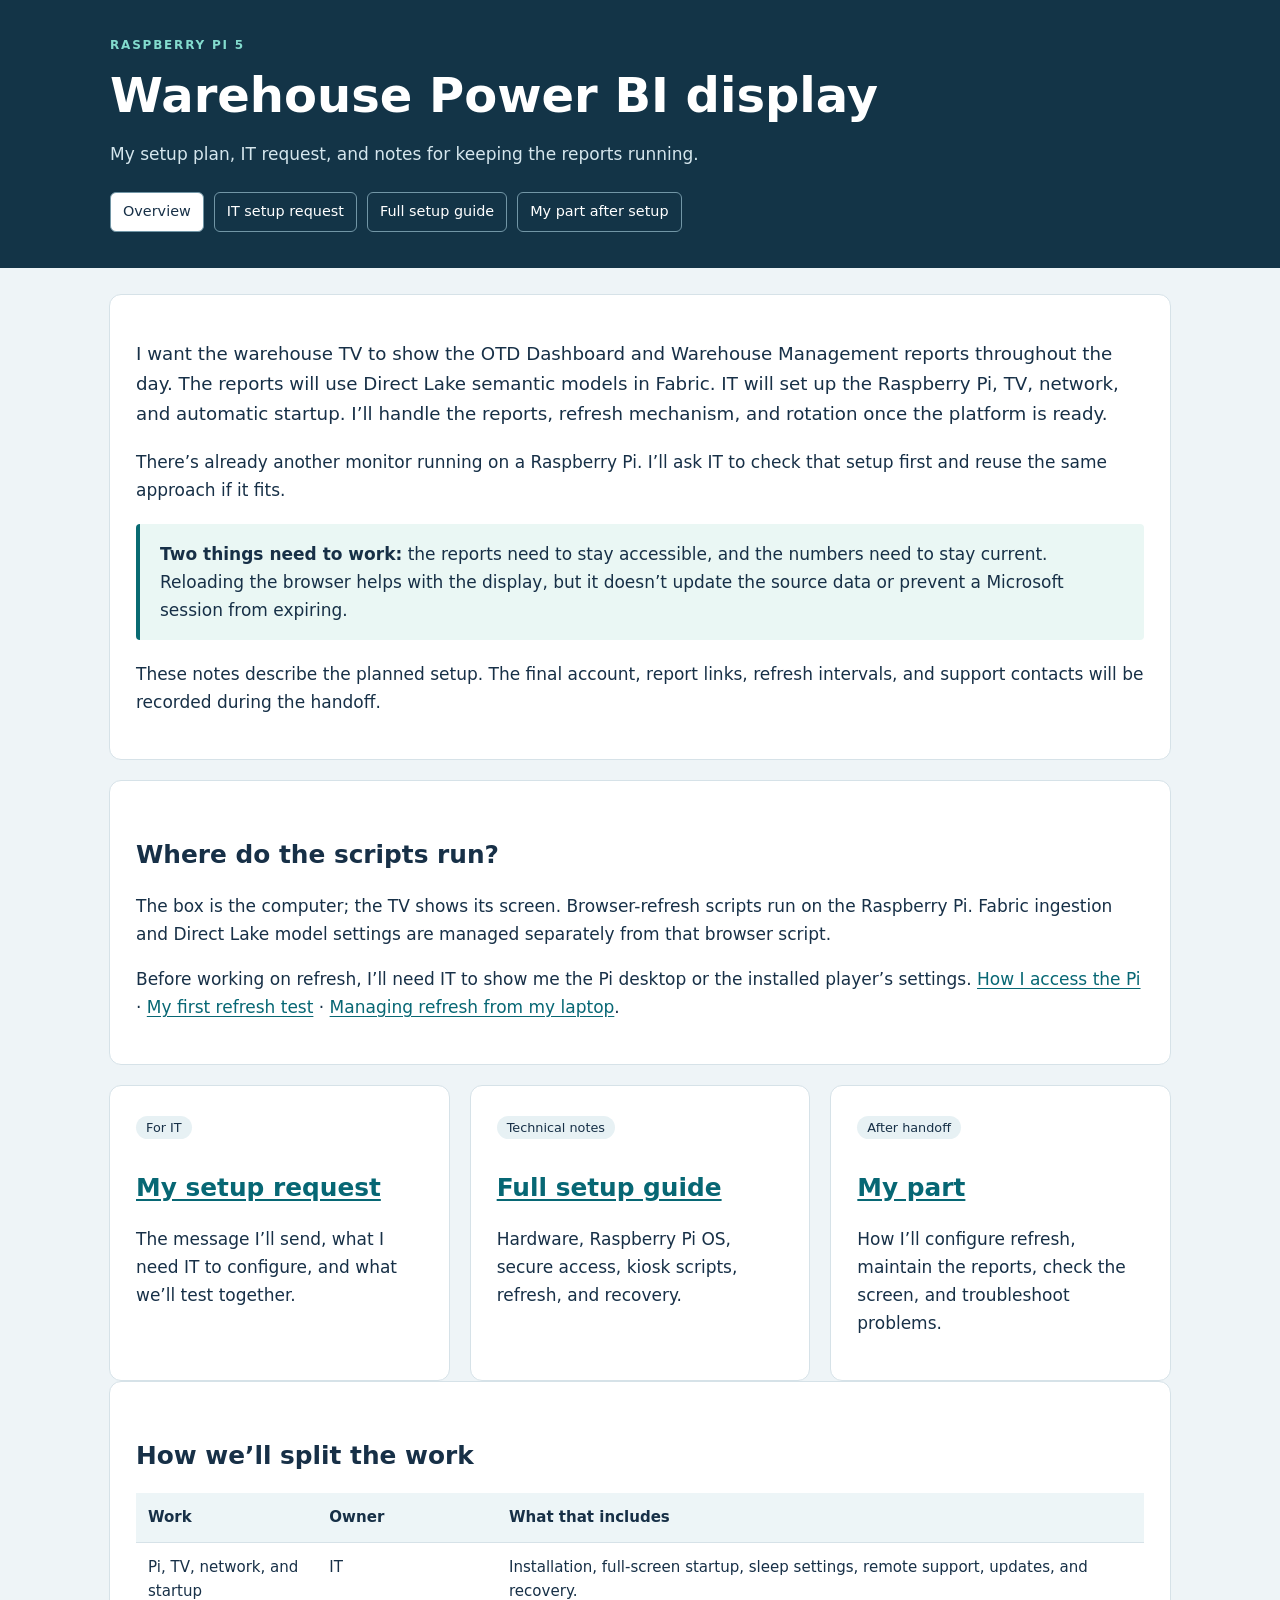
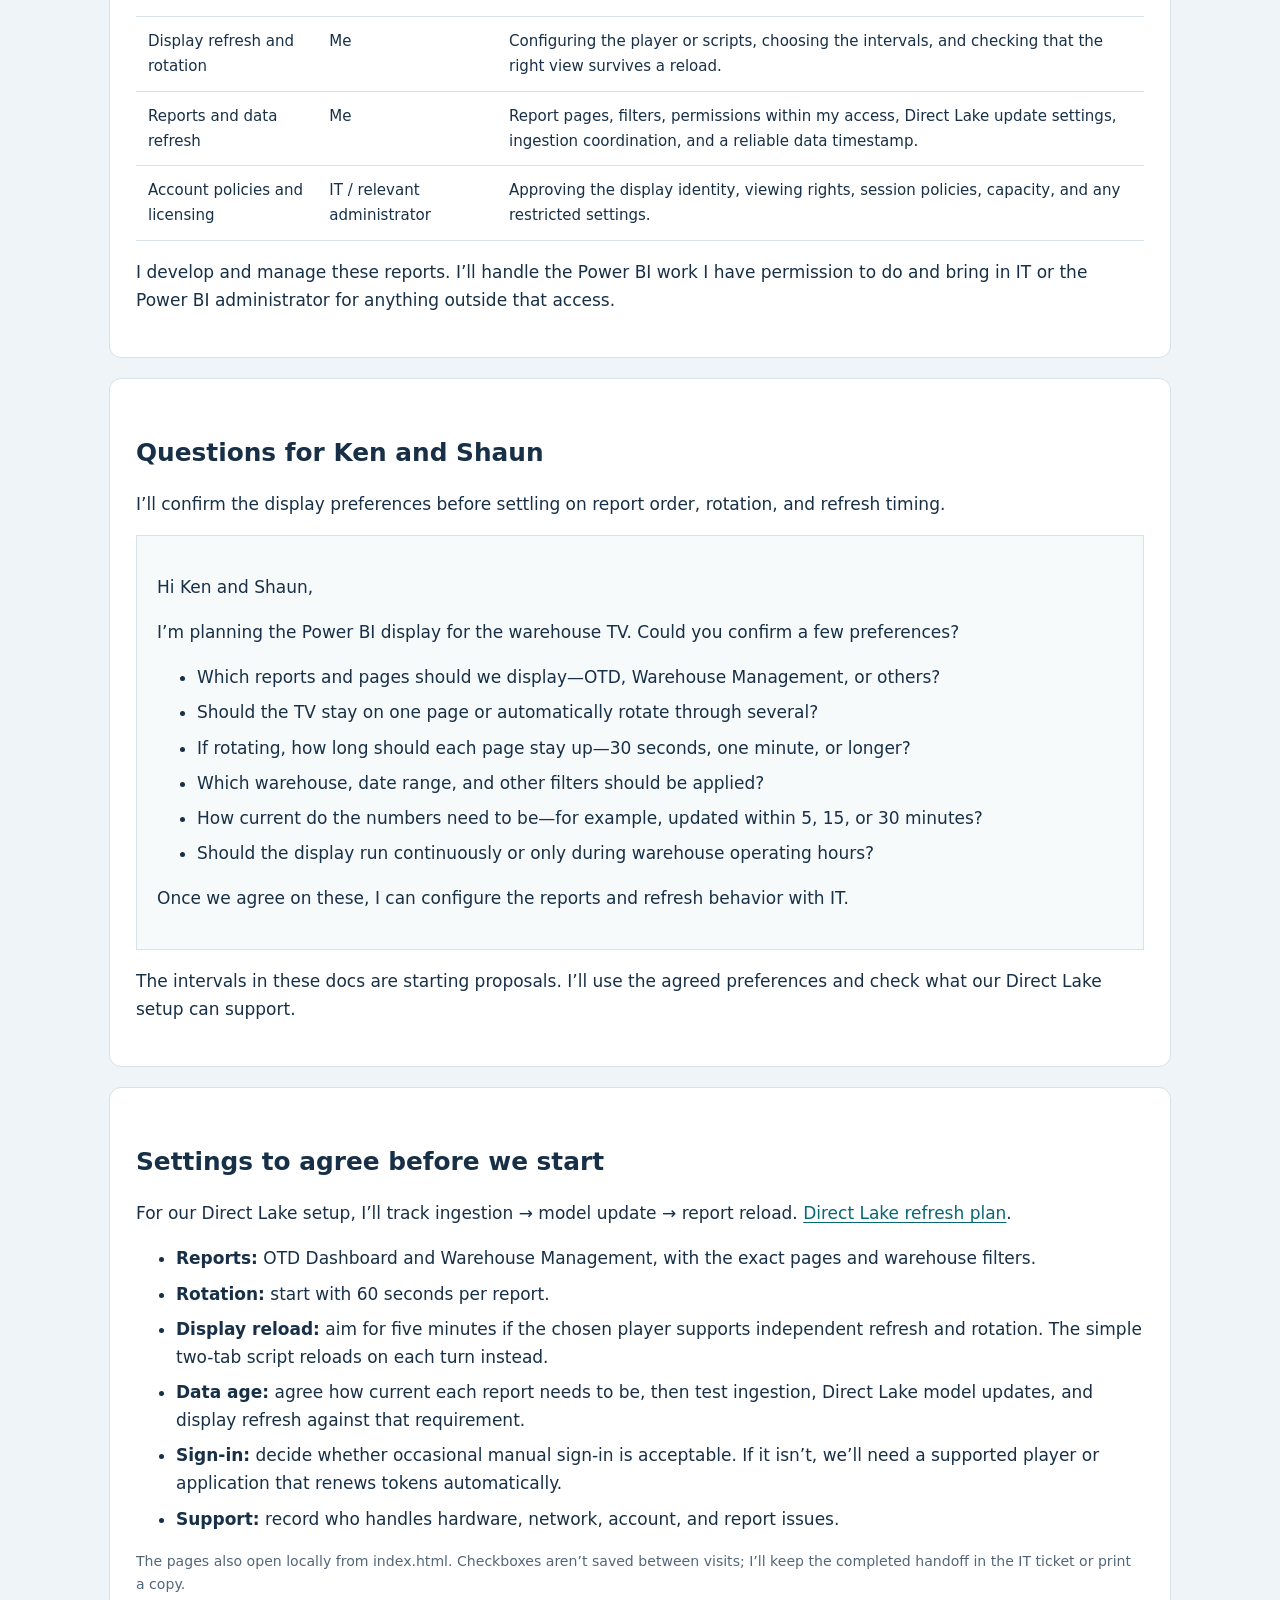
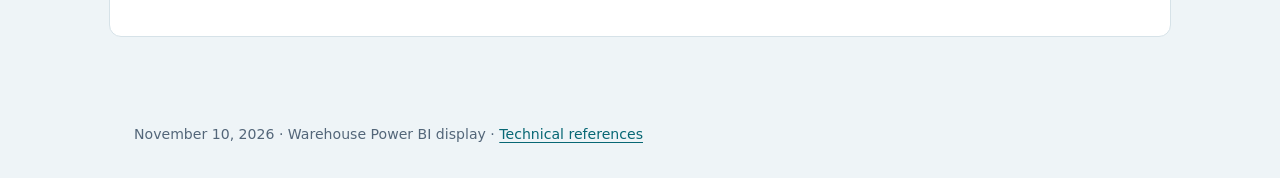
<file: index.html>
<!doctype html>
<html lang="en">
<head><meta charset="utf-8"><meta name="viewport" content="width=device-width,initial-scale=1"><title>Warehouse Power BI display — Warehouse Power BI Display</title><link rel="stylesheet" href="docs.css"></head>
<body>
<header><div class="eyebrow">Raspberry Pi 5</div><h1>Warehouse Power BI display</h1><p>My setup plan, IT request, and notes for keeping the reports running.</p><nav aria-label="Documentation"><a href="index.html" aria-current="page">Overview</a><a href="it-handoff.html">IT setup request</a><a href="full-setup.html">Full setup guide</a><a href="my-part.html">My part after setup</a></nav></header>
<main>
<article><p class="lead">I want the warehouse TV to show the OTD Dashboard and Warehouse Management reports throughout the day. The reports will use Direct Lake semantic models in Fabric. IT will set up the Raspberry Pi, TV, network, and automatic startup. I’ll handle the reports, refresh mechanism, and rotation once the platform is ready.</p><p>There’s already another monitor running on a Raspberry Pi. I’ll ask IT to check that setup first and reuse the same approach if it fits.</p><div class="note"><strong>Two things need to work:</strong> the reports need to stay accessible, and the numbers need to stay current. Reloading the browser helps with the display, but it doesn’t update the source data or prevent a Microsoft session from expiring.</div><p>These notes describe the planned setup. The final account, report links, refresh intervals, and support contacts will be recorded during the handoff.</p></article>
<article><h2>Where do the scripts run?</h2><p>The box is the computer; the TV shows its screen. Browser-refresh scripts run on the Raspberry Pi. Fabric ingestion and Direct Lake model settings are managed separately from that browser script.</p><p>Before working on refresh, I’ll need IT to show me the Pi desktop or the installed player’s settings. <a href="my-part.html#access-the-pi">How I access the Pi</a> · <a href="my-part.html#run-refresh">My first refresh test</a> · <a href="my-part.html#remote-refresh">Managing refresh from my laptop</a>.</p></article>
<div class="grid"><section class="card"><span class="tag">For IT</span><h2><a href="it-handoff.html">My setup request</a></h2><p>The message I’ll send, what I need IT to configure, and what we’ll test together.</p></section><section class="card"><span class="tag">Technical notes</span><h2><a href="full-setup.html">Full setup guide</a></h2><p>Hardware, Raspberry Pi OS, secure access, kiosk scripts, refresh, and recovery.</p></section><section class="card"><span class="tag">After handoff</span><h2><a href="my-part.html">My part</a></h2><p>How I’ll configure refresh, maintain the reports, check the screen, and troubleshoot problems.</p></section></div>
<article><h2>How we’ll split the work</h2><div class="table-wrap"><table><thead><tr><th>Work</th><th>Owner</th><th>What that includes</th></tr></thead><tbody><tr><td>Pi, TV, network, and startup</td><td>IT</td><td>Installation, full-screen startup, sleep settings, remote support, updates, and recovery.</td></tr><tr><td>Display refresh and rotation</td><td>Me</td><td>Configuring the player or scripts, choosing the intervals, and checking that the right view survives a reload.</td></tr><tr><td>Reports and data refresh</td><td>Me</td><td>Report pages, filters, permissions within my access, Direct Lake update settings, ingestion coordination, and a reliable data timestamp.</td></tr><tr><td>Account policies and licensing</td><td>IT / relevant administrator</td><td>Approving the display identity, viewing rights, session policies, capacity, and any restricted settings.</td></tr></tbody></table></div><p>I develop and manage these reports. I’ll handle the Power BI work I have permission to do and bring in IT or the Power BI administrator for anything outside that access.</p></article>
<article id="ken-and-shaun"><h2>Questions for Ken and Shaun</h2><p>I’ll confirm the display preferences before settling on report order, rotation, and refresh timing.</p><blockquote><p>Hi Ken and Shaun,</p><p>I’m planning the Power BI display for the warehouse TV. Could you confirm a few preferences?</p><ul><li>Which reports and pages should we display—OTD, Warehouse Management, or others?</li><li>Should the TV stay on one page or automatically rotate through several?</li><li>If rotating, how long should each page stay up—30 seconds, one minute, or longer?</li><li>Which warehouse, date range, and other filters should be applied?</li><li>How current do the numbers need to be—for example, updated within 5, 15, or 30 minutes?</li><li>Should the display run continuously or only during warehouse operating hours?</li></ul><p>Once we agree on these, I can configure the reports and refresh behavior with IT.</p></blockquote><p>The intervals in these docs are starting proposals. I’ll use the agreed preferences and check what our Direct Lake setup can support.</p></article>
<article><h2>Settings to agree before we start</h2><p>For our Direct Lake setup, I’ll track ingestion → model update → report reload. <a href="full-setup.html#data">Direct Lake refresh plan</a>.</p><ul><li><strong>Reports:</strong> OTD Dashboard and Warehouse Management, with the exact pages and warehouse filters.</li><li><strong>Rotation:</strong> start with 60 seconds per report.</li><li><strong>Display reload:</strong> aim for five minutes if the chosen player supports independent refresh and rotation. The simple two-tab script reloads on each turn instead.</li><li><strong>Data age:</strong> agree how current each report needs to be, then test ingestion, Direct Lake model updates, and display refresh against that requirement.</li><li><strong>Sign-in:</strong> decide whether occasional manual sign-in is acceptable. If it isn’t, we’ll need a supported player or application that renews tokens automatically.</li><li><strong>Support:</strong> record who handles hardware, network, account, and report issues.</li></ul><p class="small">The pages also open locally from index.html. Checkboxes aren’t saved between visits; I’ll keep the completed handoff in the IT ticket or print a copy.</p></article></main>
<footer>November 10, 2026 · Warehouse Power BI display · <a href="full-setup.html#sources">Technical references</a></footer>
</body></html>
</file>
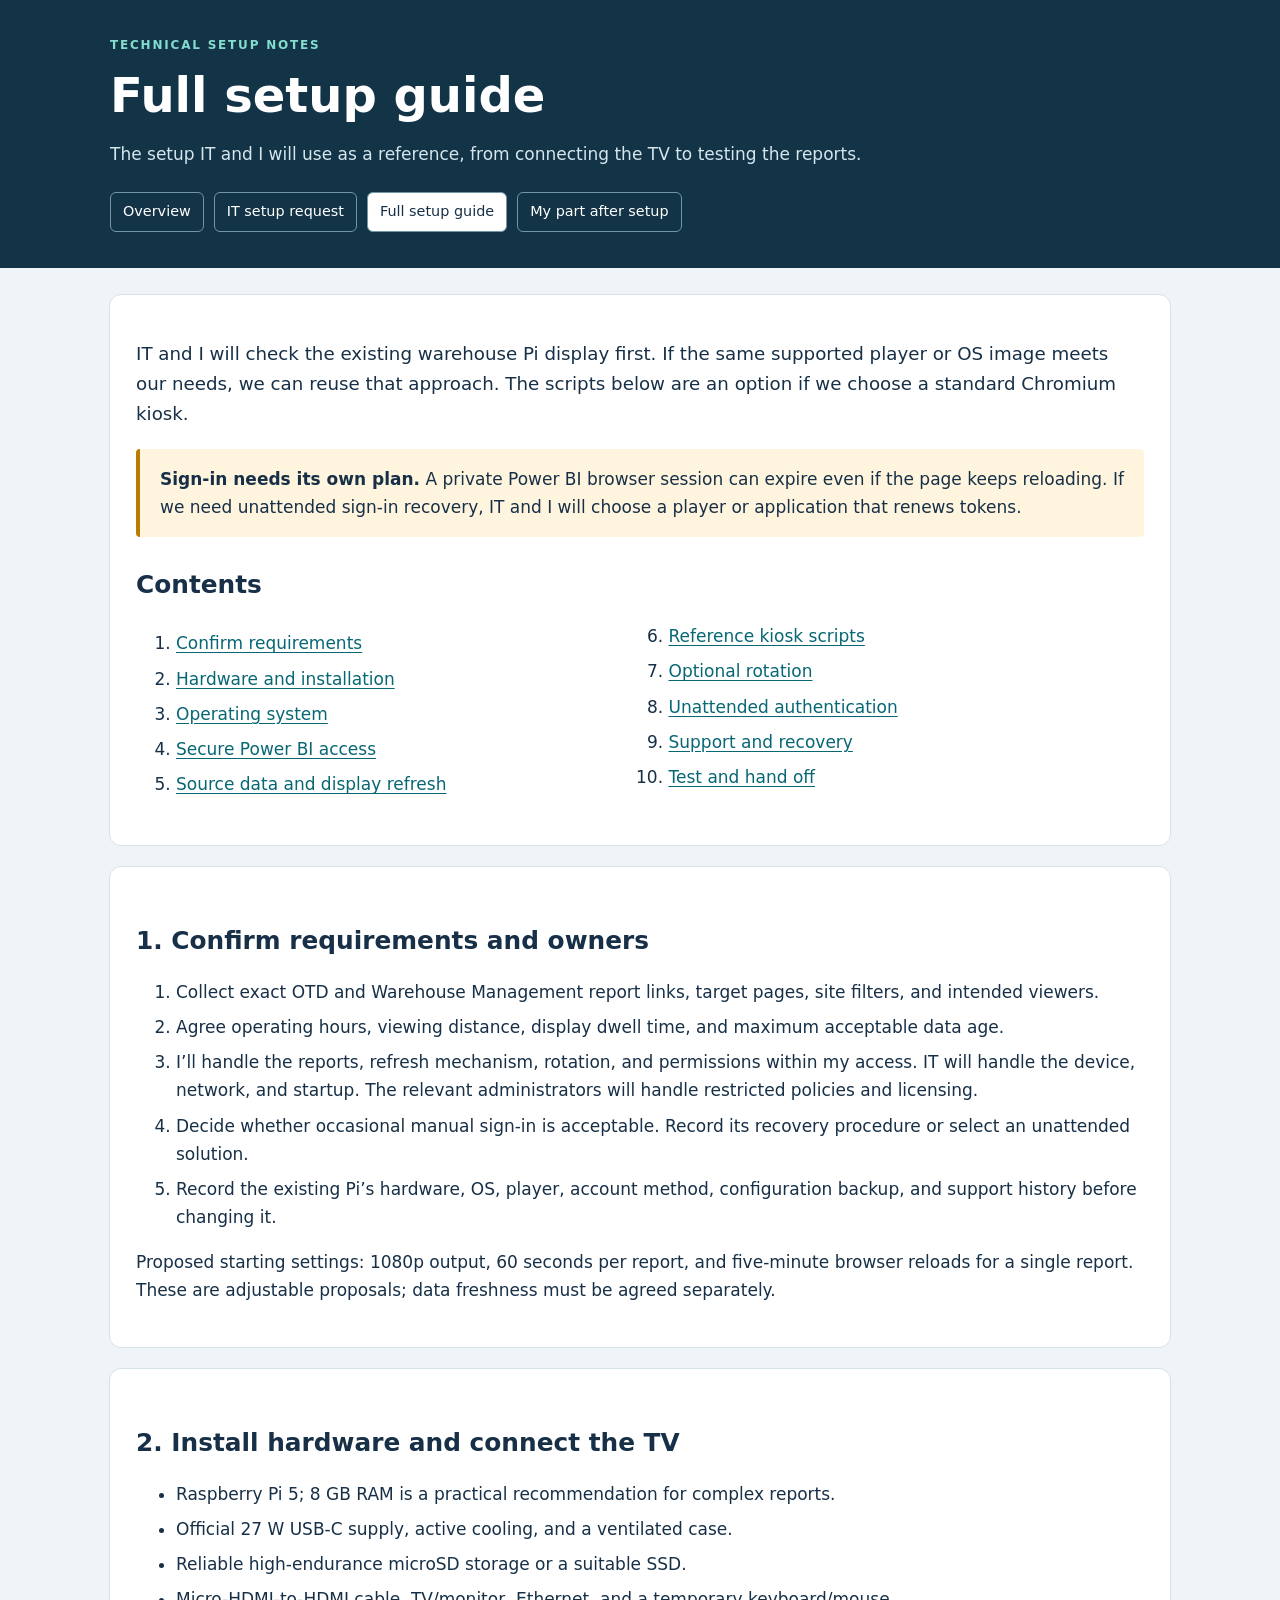
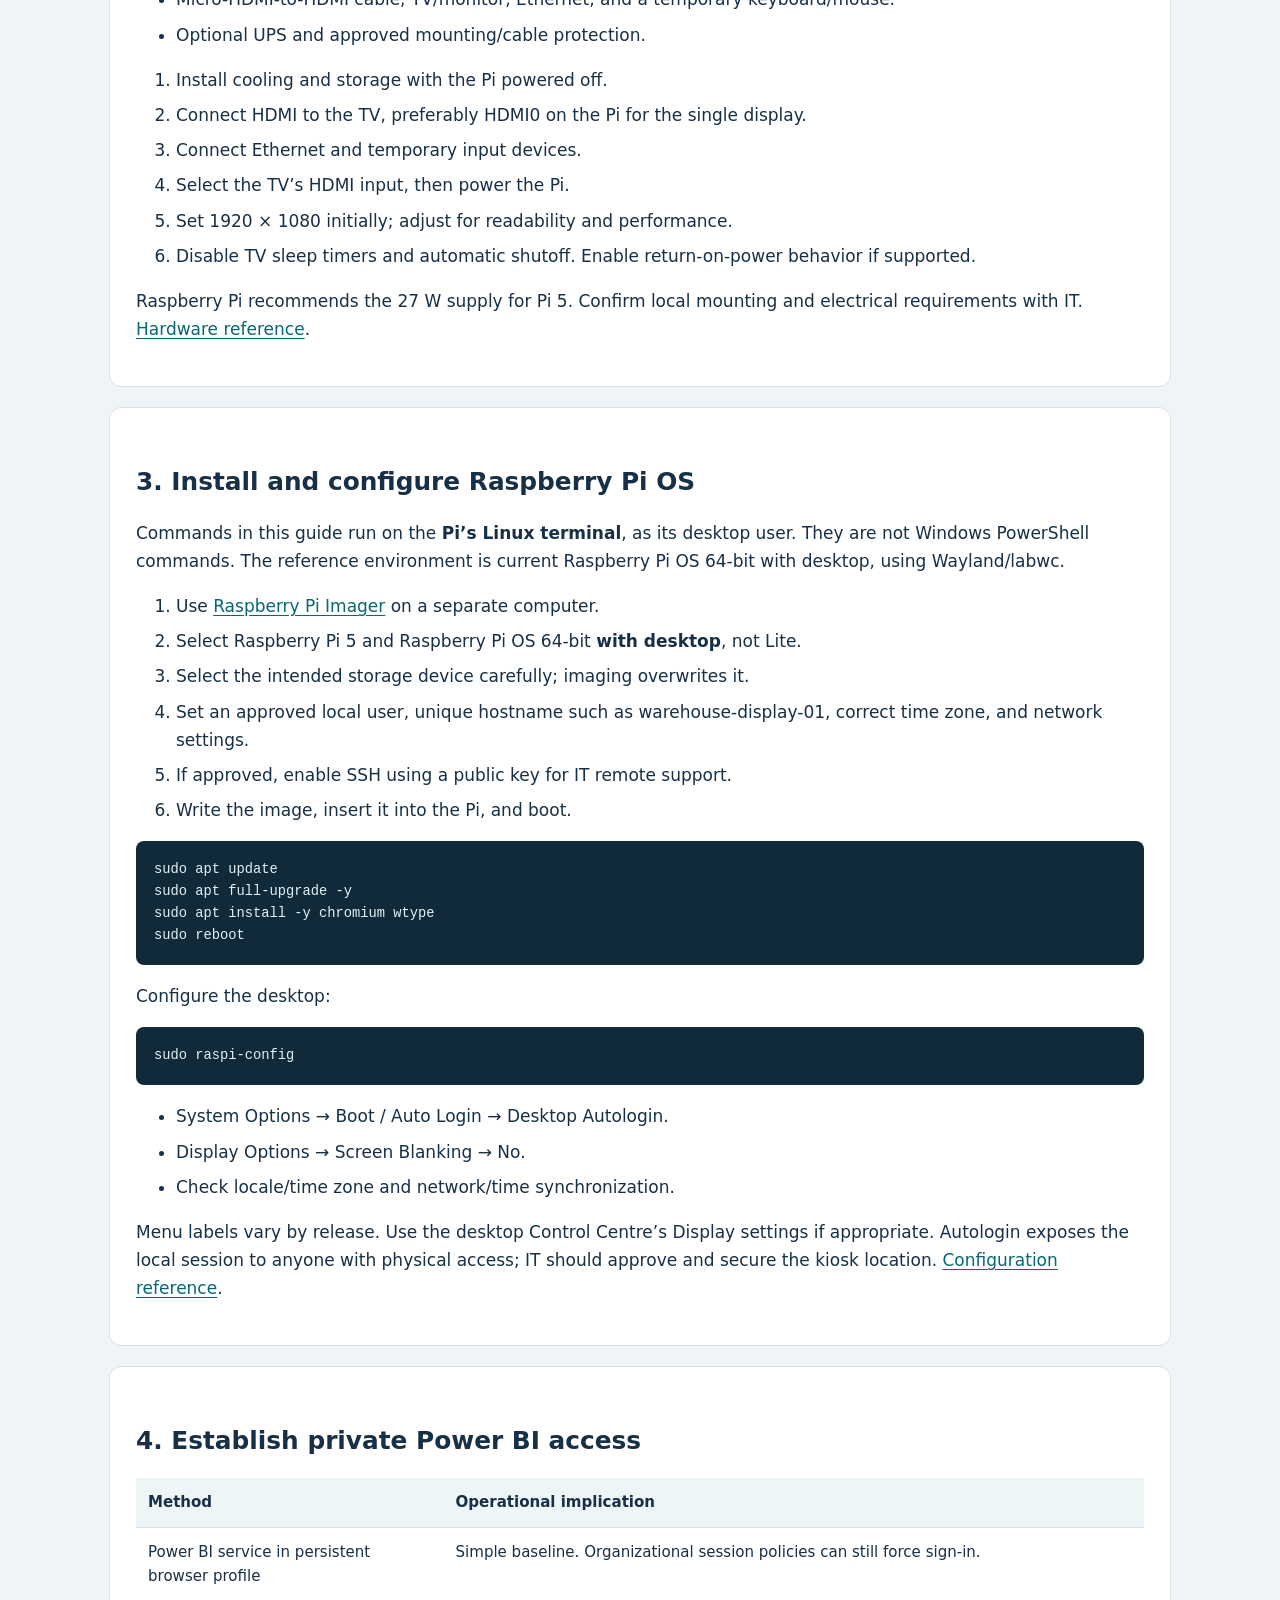
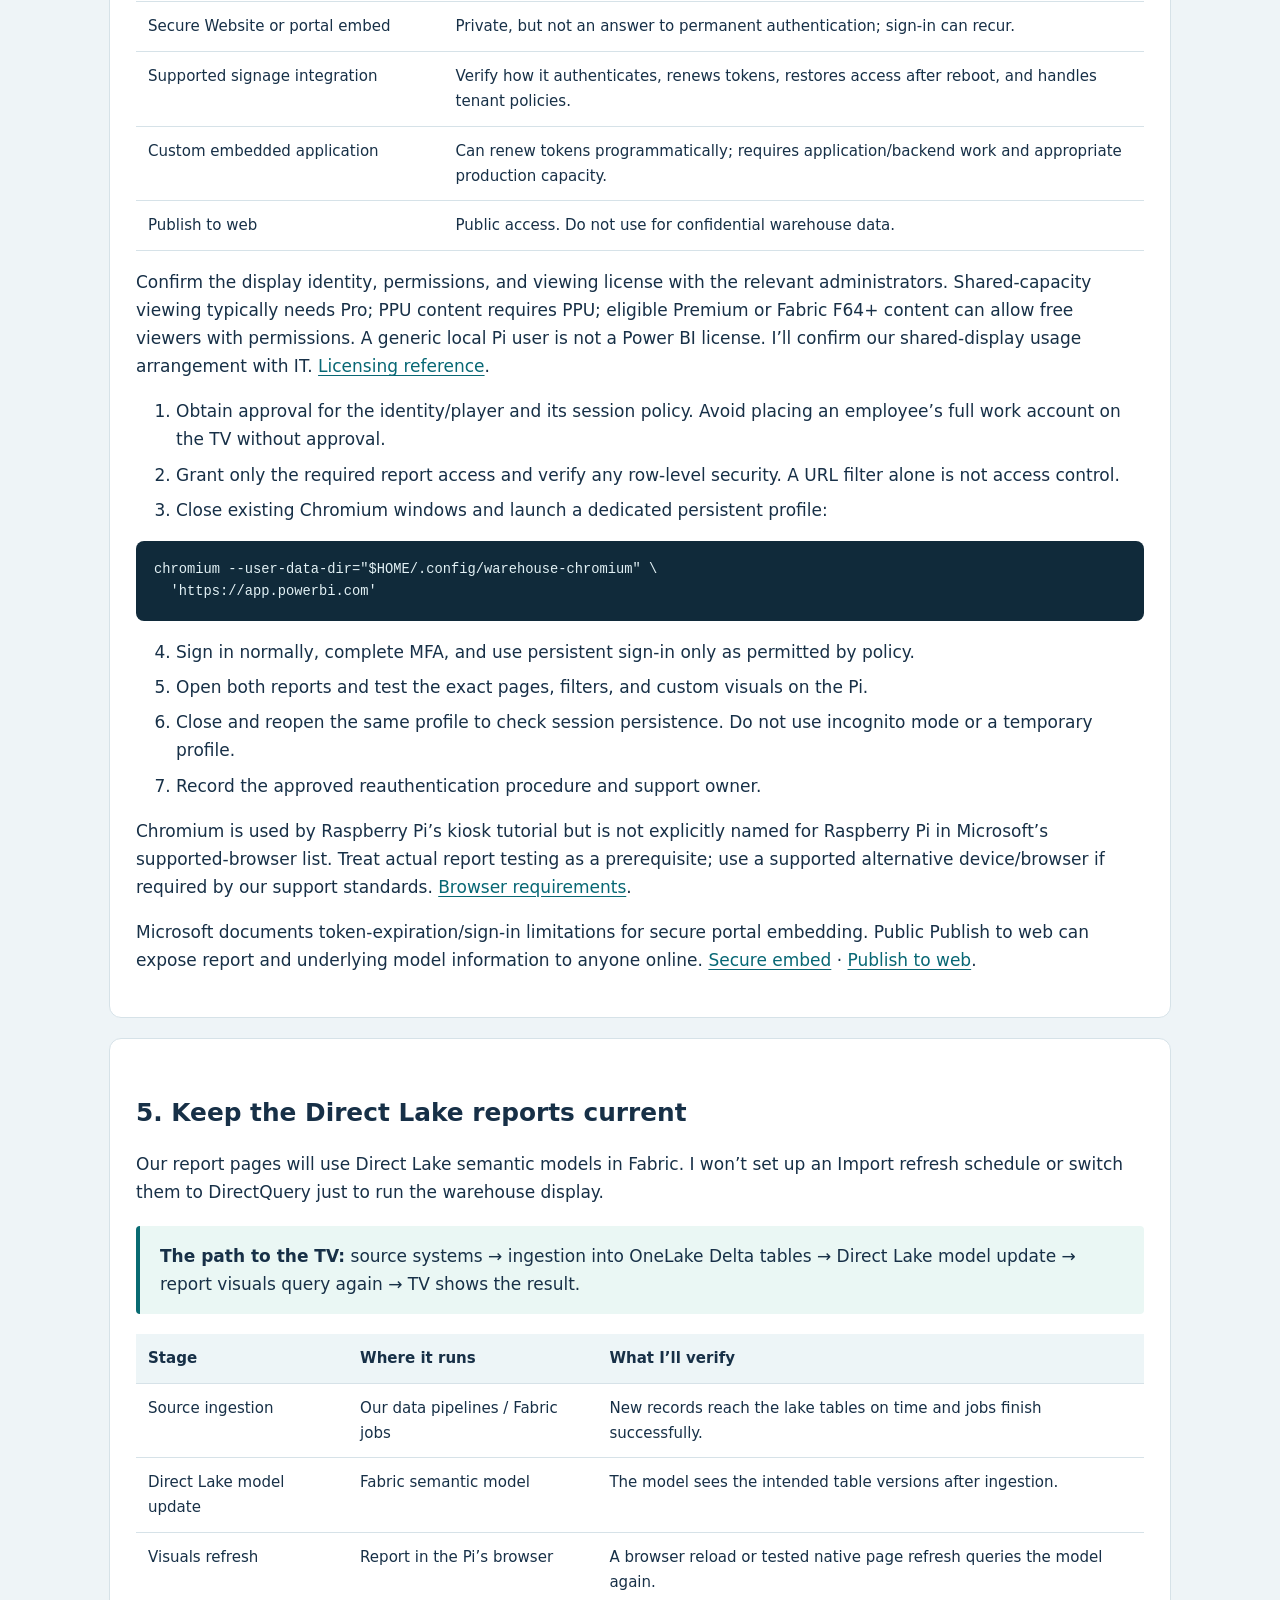
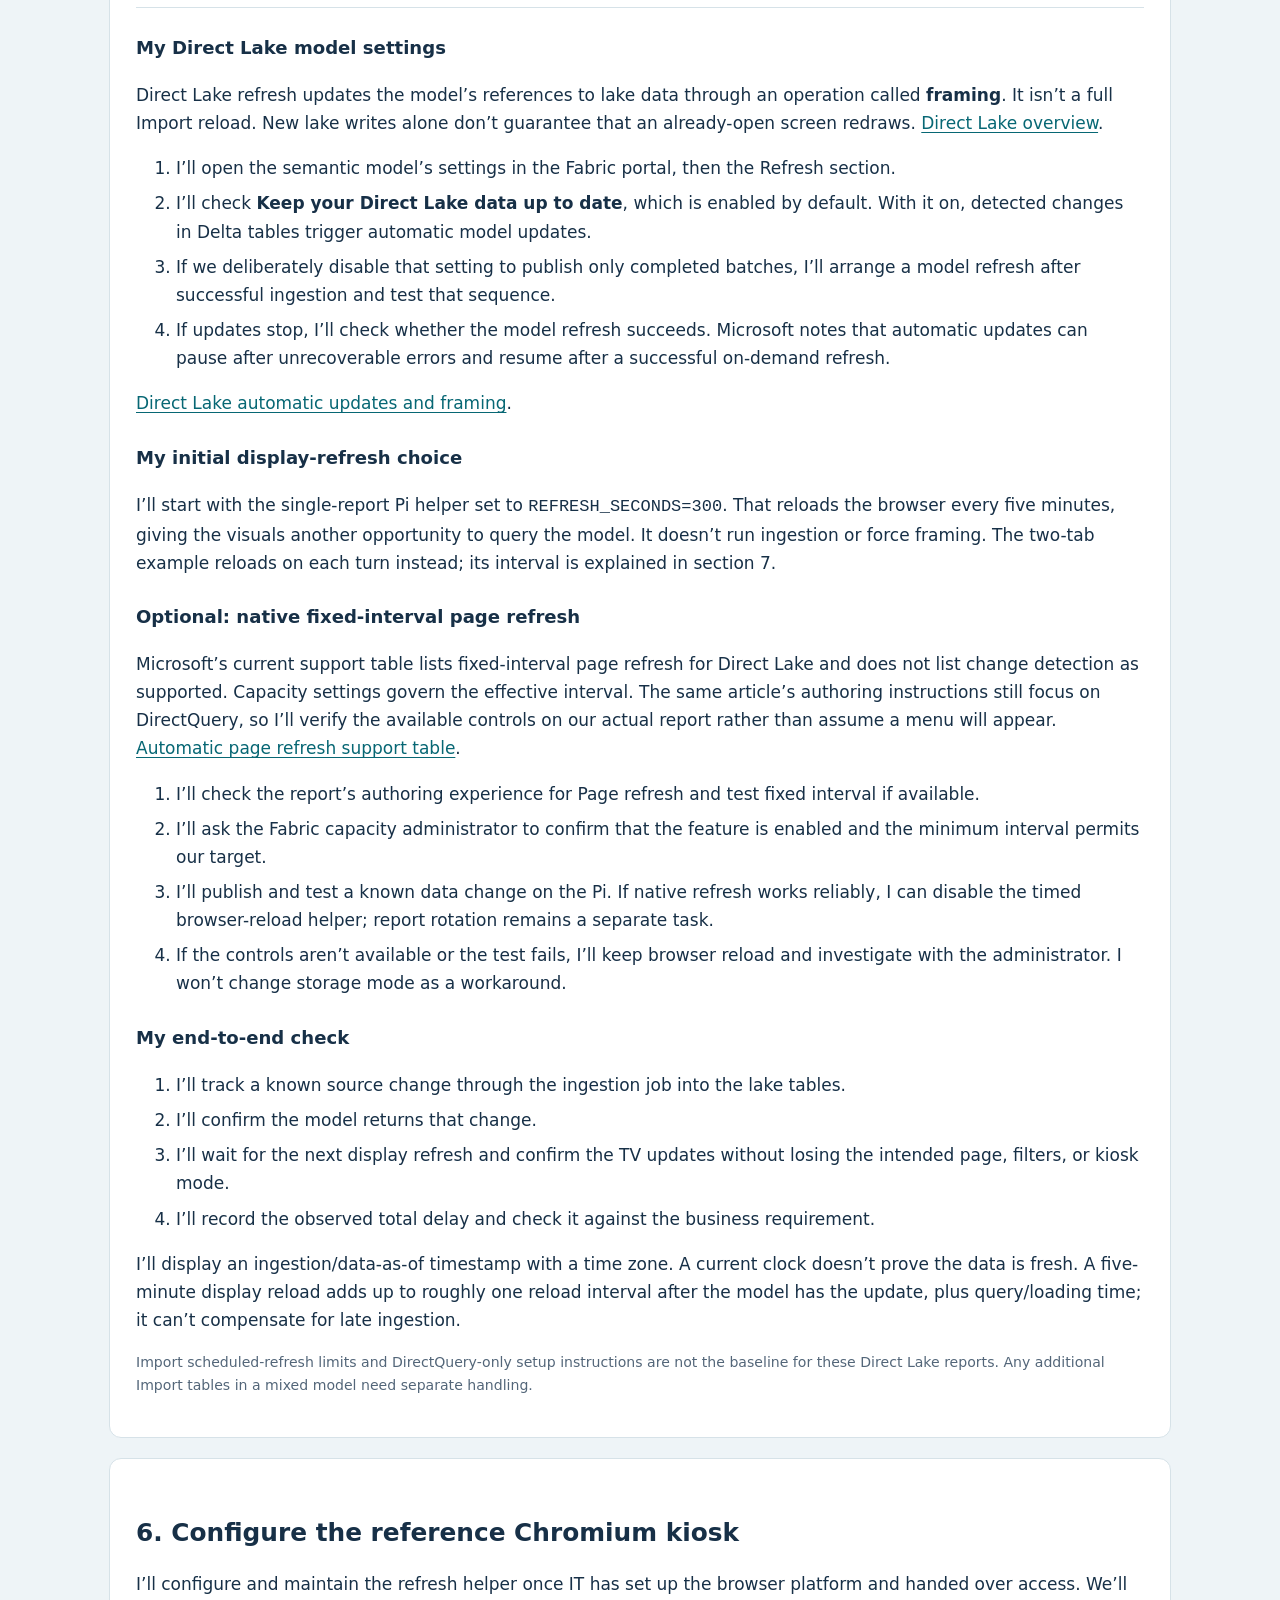
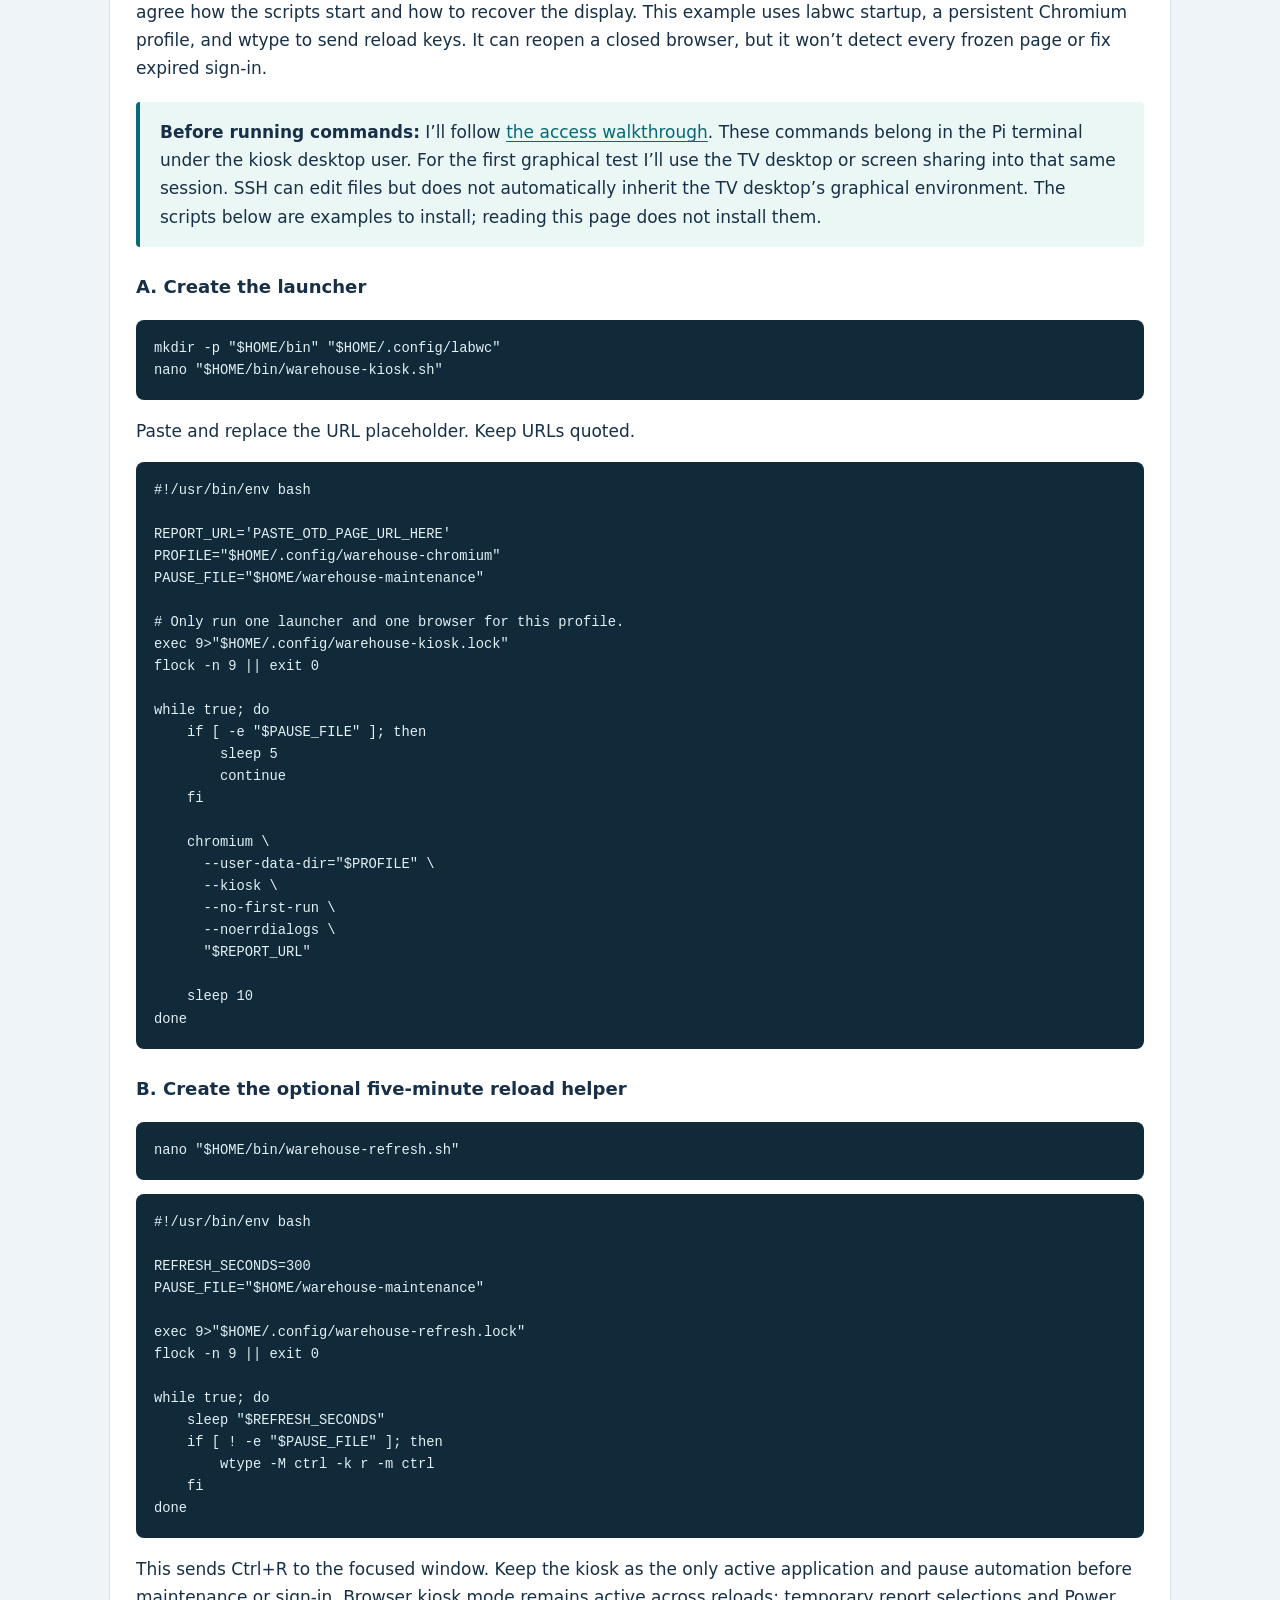
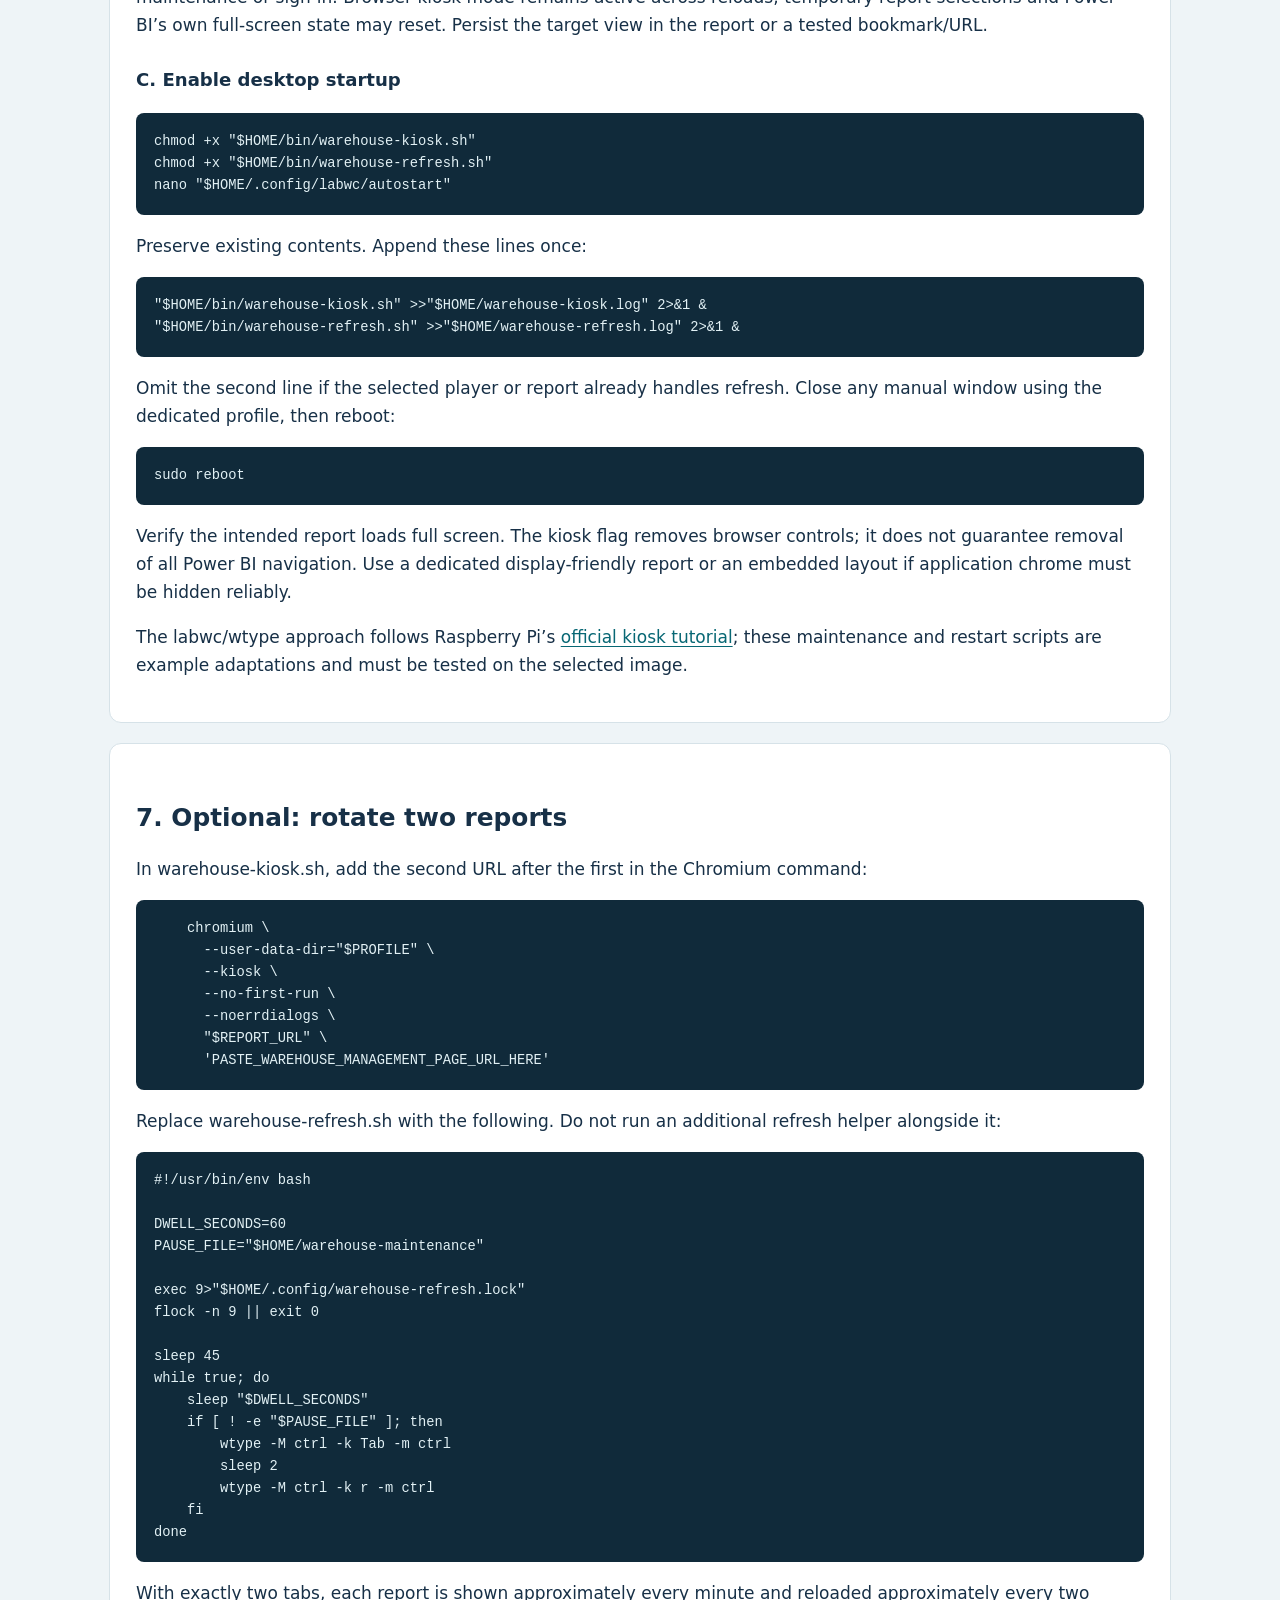
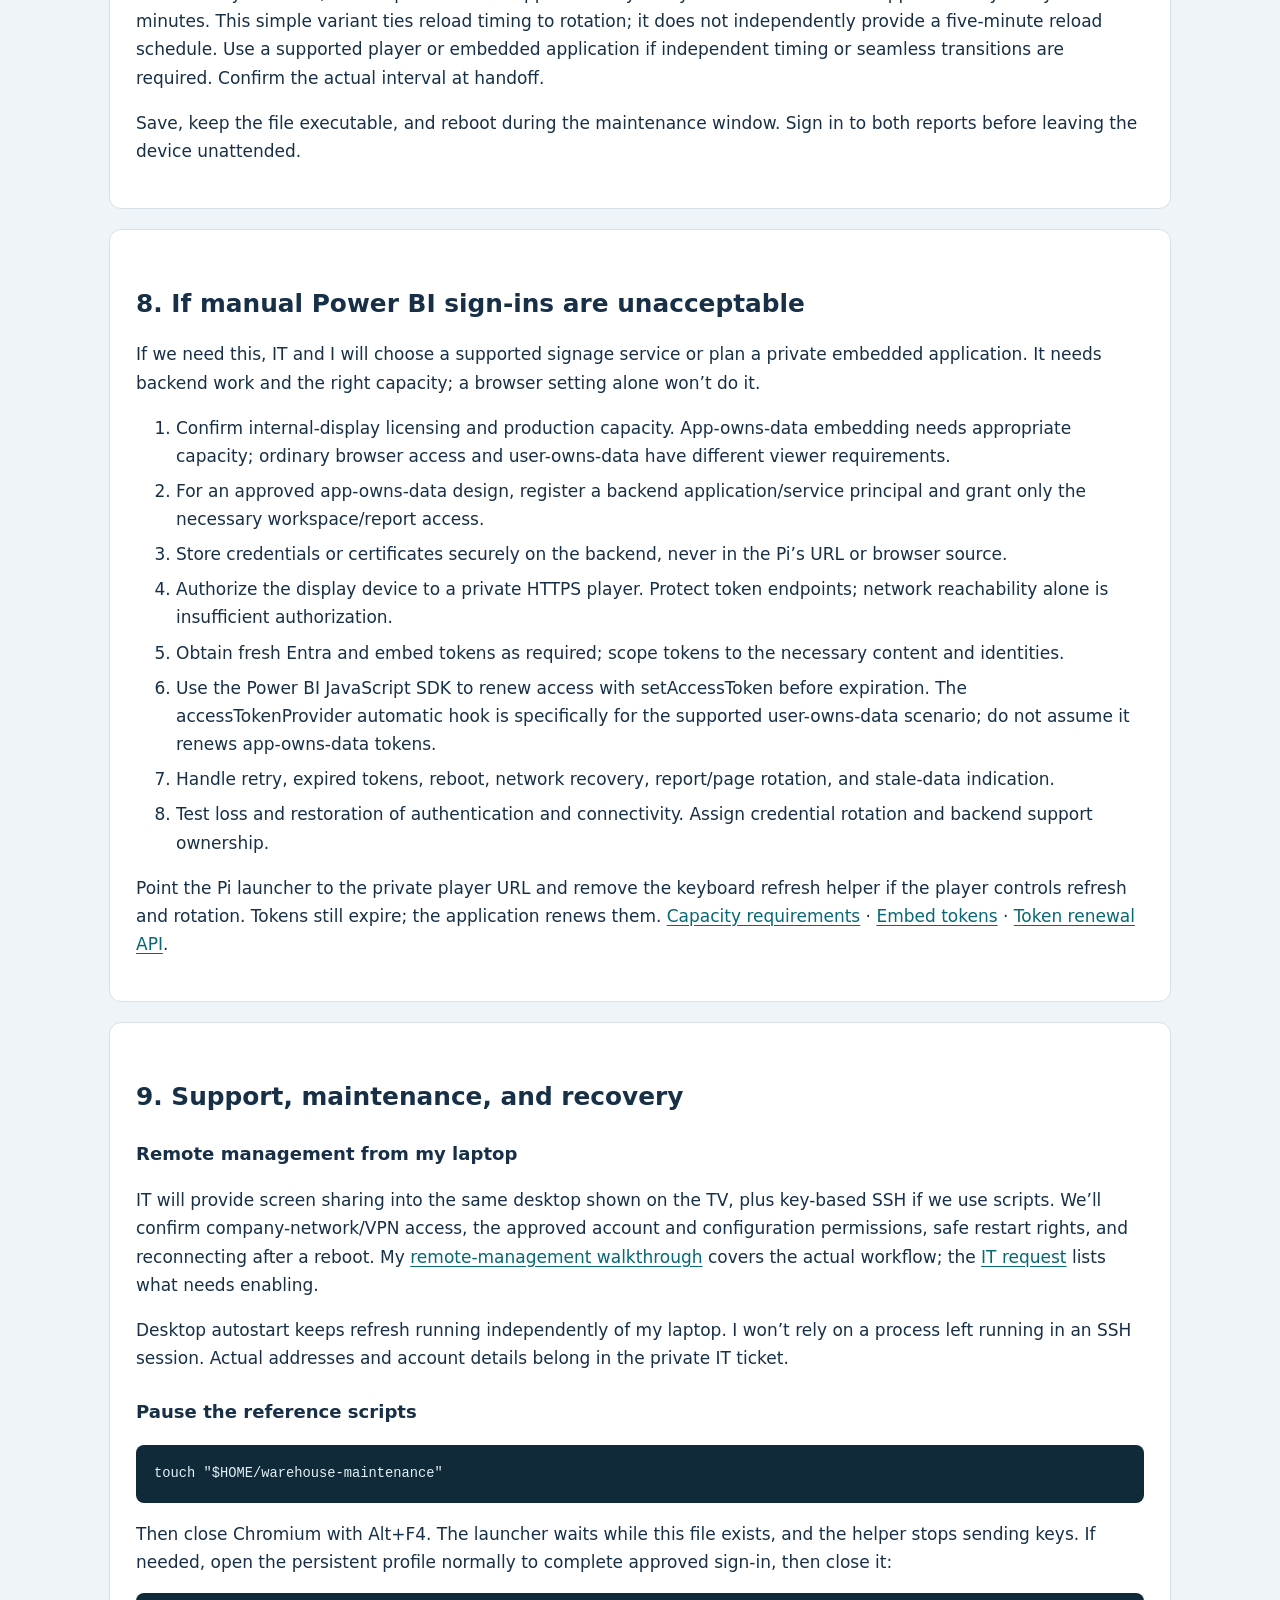
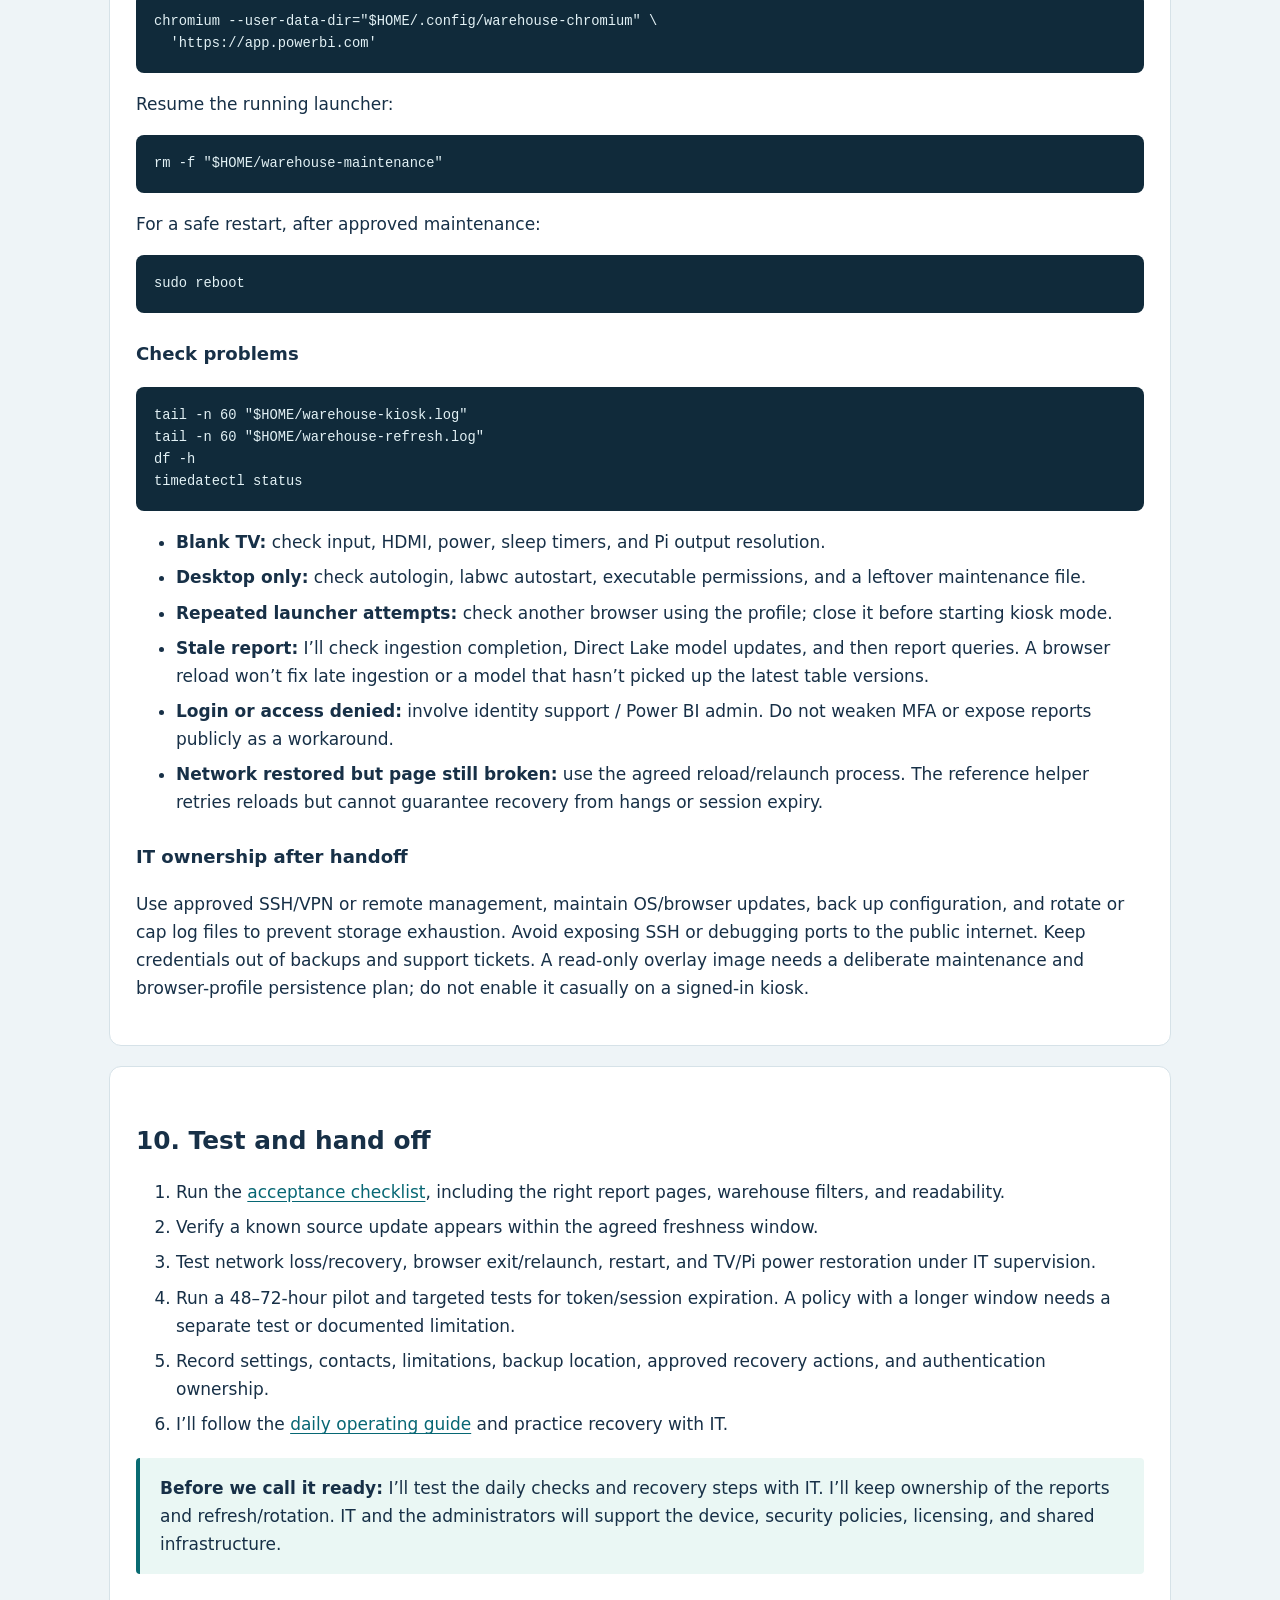
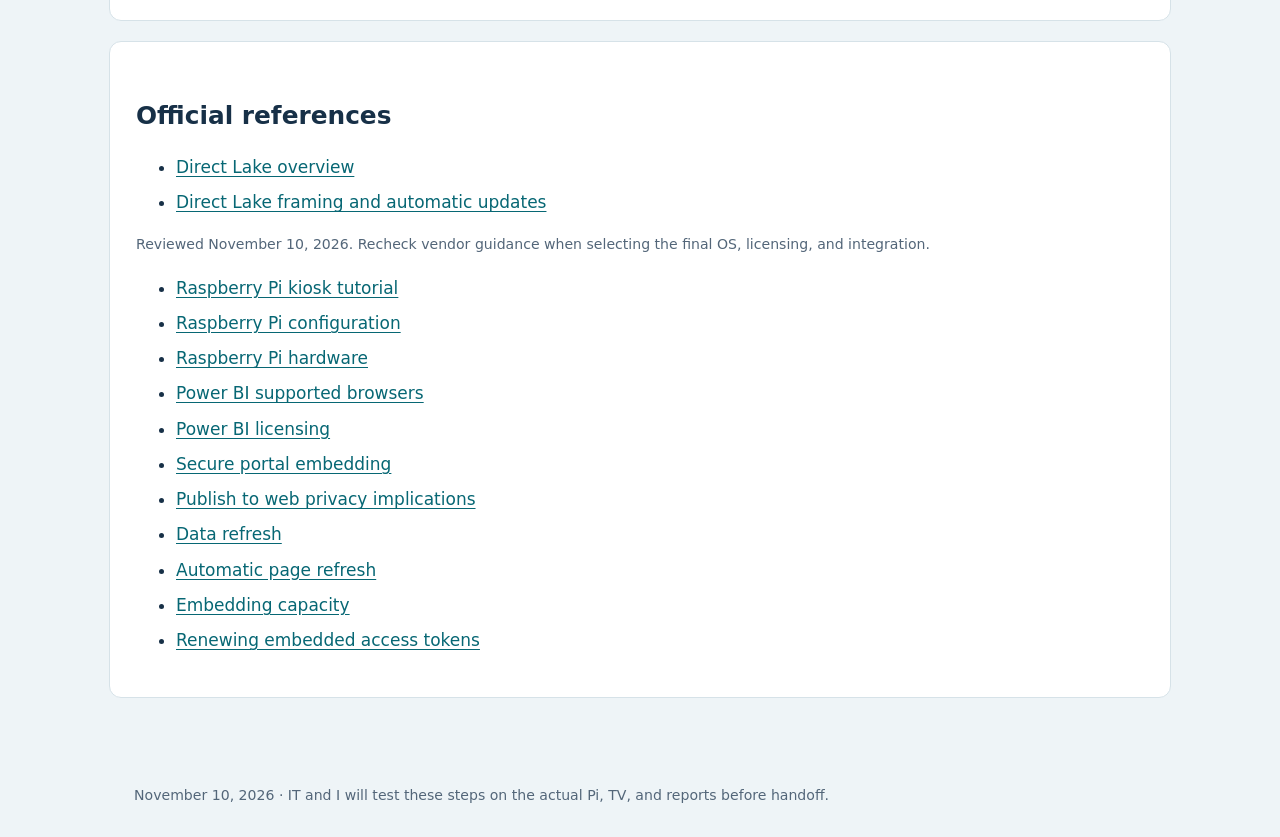
<file: full-setup.html>
<!doctype html>
<html lang="en"><head><meta charset="utf-8"><meta name="viewport" content="width=device-width,initial-scale=1"><title>Full Setup Guide — Raspberry Pi Warehouse Power BI Display</title><link rel="stylesheet" href="docs.css"></head><body><header><div class="eyebrow">Technical setup notes</div><h1>Full setup guide</h1><p>The setup IT and I will use as a reference, from connecting the TV to testing the reports.</p><nav aria-label="Documentation"><a href="index.html">Overview</a><a href="it-handoff.html">IT setup request</a><a href="full-setup.html" aria-current="page">Full setup guide</a><a href="my-part.html">My part after setup</a></nav></header><main>
<article><p class="lead">IT and I will check the existing warehouse Pi display first. If the same supported player or OS image meets our needs, we can reuse that approach. The scripts below are an option if we choose a standard Chromium kiosk.</p><div class="note attention"><strong>Sign-in needs its own plan.</strong> A private Power BI browser session can expire even if the page keeps reloading. If we need unattended sign-in recovery, IT and I will choose a player or application that renews tokens.</div><h2>Contents</h2><ol class="toc"><li><a href="#design">Confirm requirements</a></li><li><a href="#hardware">Hardware and installation</a></li><li><a href="#os">Operating system</a></li><li><a href="#access">Secure Power BI access</a></li><li><a href="#data">Source data and display refresh</a></li><li><a href="#kiosk">Reference kiosk scripts</a></li><li><a href="#rotation">Optional rotation</a></li><li><a href="#unattended">Unattended authentication</a></li><li><a href="#recovery">Support and recovery</a></li><li><a href="#acceptance">Test and hand off</a></li></ol></article>
<article id="design"><h2>1. Confirm requirements and owners</h2><ol><li>Collect exact OTD and Warehouse Management report links, target pages, site filters, and intended viewers.</li><li>Agree operating hours, viewing distance, display dwell time, and maximum acceptable data age.</li><li>I’ll handle the reports, refresh mechanism, rotation, and permissions within my access. IT will handle the device, network, and startup. The relevant administrators will handle restricted policies and licensing.</li><li>Decide whether occasional manual sign-in is acceptable. Record its recovery procedure or select an unattended solution.</li><li>Record the existing Pi’s hardware, OS, player, account method, configuration backup, and support history before changing it.</li></ol><p>Proposed starting settings: 1080p output, 60 seconds per report, and five-minute browser reloads for a single report. These are adjustable proposals; data freshness must be agreed separately.</p></article>
<article id="hardware"><h2>2. Install hardware and connect the TV</h2><ul><li>Raspberry Pi 5; 8 GB RAM is a practical recommendation for complex reports.</li><li>Official 27 W USB-C supply, active cooling, and a ventilated case.</li><li>Reliable high-endurance microSD storage or a suitable SSD.</li><li>Micro-HDMI-to-HDMI cable, TV/monitor, Ethernet, and a temporary keyboard/mouse.</li><li>Optional UPS and approved mounting/cable protection.</li></ul><ol><li>Install cooling and storage with the Pi powered off.</li><li>Connect HDMI to the TV, preferably HDMI0 on the Pi for the single display.</li><li>Connect Ethernet and temporary input devices.</li><li>Select the TV’s HDMI input, then power the Pi.</li><li>Set 1920 × 1080 initially; adjust for readability and performance.</li><li>Disable TV sleep timers and automatic shutoff. Enable return-on-power behavior if supported.</li></ol><p>Raspberry Pi recommends the 27 W supply for Pi 5. Confirm local mounting and electrical requirements with IT. <a href="https://www.raspberrypi.com/documentation/computers/raspberry-pi.html">Hardware reference</a>.</p></article>
<article id="os"><h2>3. Install and configure Raspberry Pi OS</h2><p>Commands in this guide run on the <strong>Pi’s Linux terminal</strong>, as its desktop user. They are not Windows PowerShell commands. The reference environment is current Raspberry Pi OS 64-bit with desktop, using Wayland/labwc.</p><ol><li>Use <a href="https://www.raspberrypi.com/software/">Raspberry Pi Imager</a> on a separate computer.</li><li>Select Raspberry Pi 5 and Raspberry Pi OS 64-bit <strong>with desktop</strong>, not Lite.</li><li>Select the intended storage device carefully; imaging overwrites it.</li><li>Set an approved local user, unique hostname such as warehouse-display-01, correct time zone, and network settings.</li><li>If approved, enable SSH using a public key for IT remote support.</li><li>Write the image, insert it into the Pi, and boot.</li></ol><pre><code>sudo apt update
sudo apt full-upgrade -y
sudo apt install -y chromium wtype
sudo reboot</code></pre><p>Configure the desktop:</p><pre><code>sudo raspi-config</code></pre><ul><li>System Options → Boot / Auto Login → Desktop Autologin.</li><li>Display Options → Screen Blanking → No.</li><li>Check locale/time zone and network/time synchronization.</li></ul><p>Menu labels vary by release. Use the desktop Control Centre’s Display settings if appropriate. Autologin exposes the local session to anyone with physical access; IT should approve and secure the kiosk location. <a href="https://www.raspberrypi.com/documentation/computers/configuration.html">Configuration reference</a>.</p></article>
<article id="access"><h2>4. Establish private Power BI access</h2><div class="table-wrap"><table><thead><tr><th>Method</th><th>Operational implication</th></tr></thead><tbody><tr><td>Power BI service in persistent browser profile</td><td>Simple baseline. Organizational session policies can still force sign-in.</td></tr><tr><td>Secure Website or portal embed</td><td>Private, but not an answer to permanent authentication; sign-in can recur.</td></tr><tr><td>Supported signage integration</td><td>Verify how it authenticates, renews tokens, restores access after reboot, and handles tenant policies.</td></tr><tr><td>Custom embedded application</td><td>Can renew tokens programmatically; requires application/backend work and appropriate production capacity.</td></tr><tr><td>Publish to web</td><td>Public access. Do not use for confidential warehouse data.</td></tr></tbody></table></div><p>Confirm the display identity, permissions, and viewing license with the relevant administrators. Shared-capacity viewing typically needs Pro; PPU content requires PPU; eligible Premium or Fabric F64+ content can allow free viewers with permissions. A generic local Pi user is not a Power BI license. I’ll confirm our shared-display usage arrangement with IT. <a href="https://learn.microsoft.com/en-us/power-bi/fundamentals/service-features-license-type">Licensing reference</a>.</p><ol><li>Obtain approval for the identity/player and its session policy. Avoid placing an employee’s full work account on the TV without approval.</li><li>Grant only the required report access and verify any row-level security. A URL filter alone is not access control.</li><li>Close existing Chromium windows and launch a dedicated persistent profile:</li></ol><pre><code>chromium --user-data-dir="$HOME/.config/warehouse-chromium" \
  'https://app.powerbi.com'</code></pre><ol start="4"><li>Sign in normally, complete MFA, and use persistent sign-in only as permitted by policy.</li><li>Open both reports and test the exact pages, filters, and custom visuals on the Pi.</li><li>Close and reopen the same profile to check session persistence. Do not use incognito mode or a temporary profile.</li><li>Record the approved reauthentication procedure and support owner.</li></ol><p>Chromium is used by Raspberry Pi’s kiosk tutorial but is not explicitly named for Raspberry Pi in Microsoft’s supported-browser list. Treat actual report testing as a prerequisite; use a supported alternative device/browser if required by our support standards. <a href="https://learn.microsoft.com/en-us/power-bi/fundamentals/power-bi-browsers">Browser requirements</a>.</p><p>Microsoft documents token-expiration/sign-in limitations for secure portal embedding. Public Publish to web can expose report and underlying model information to anyone online. <a href="https://learn.microsoft.com/en-us/power-bi/collaborate-share/service-embed-secure">Secure embed</a> · <a href="https://learn.microsoft.com/en-us/power-bi/collaborate-share/service-publish-to-web">Publish to web</a>.</p></article>
<article id="data"><h2>5. Keep the Direct Lake reports current</h2><p>Our report pages will use Direct Lake semantic models in Fabric. I won’t set up an Import refresh schedule or switch them to DirectQuery just to run the warehouse display.</p><div class="note"><strong>The path to the TV:</strong> source systems → ingestion into OneLake Delta tables → Direct Lake model update → report visuals query again → TV shows the result.</div><div class="table-wrap"><table><thead><tr><th>Stage</th><th>Where it runs</th><th>What I’ll verify</th></tr></thead><tbody><tr><td>Source ingestion</td><td>Our data pipelines / Fabric jobs</td><td>New records reach the lake tables on time and jobs finish successfully.</td></tr><tr><td>Direct Lake model update</td><td>Fabric semantic model</td><td>The model sees the intended table versions after ingestion.</td></tr><tr><td>Visuals refresh</td><td>Report in the Pi’s browser</td><td>A browser reload or tested native page refresh queries the model again.</td></tr></tbody></table></div><h3>My Direct Lake model settings</h3><p>Direct Lake refresh updates the model’s references to lake data through an operation called <strong>framing</strong>. It isn’t a full Import reload. New lake writes alone don’t guarantee that an already-open screen redraws. <a href="https://learn.microsoft.com/en-us/fabric/fundamentals/direct-lake-overview">Direct Lake overview</a>.</p><ol><li>I’ll open the semantic model’s settings in the Fabric portal, then the Refresh section.</li><li>I’ll check <strong>Keep your Direct Lake data up to date</strong>, which is enabled by default. With it on, detected changes in Delta tables trigger automatic model updates.</li><li>If we deliberately disable that setting to publish only completed batches, I’ll arrange a model refresh after successful ingestion and test that sequence.</li><li>If updates stop, I’ll check whether the model refresh succeeds. Microsoft notes that automatic updates can pause after unrecoverable errors and resume after a successful on-demand refresh.</li></ol><p><a href="https://learn.microsoft.com/en-us/fabric/fundamentals/direct-lake-how-it-works">Direct Lake automatic updates and framing</a>.</p><h3>My initial display-refresh choice</h3><p>I’ll start with the single-report Pi helper set to <code>REFRESH_SECONDS=300</code>. That reloads the browser every five minutes, giving the visuals another opportunity to query the model. It doesn’t run ingestion or force framing. The two-tab example reloads on each turn instead; its interval is explained in section 7.</p><h3>Optional: native fixed-interval page refresh</h3><p>Microsoft’s current support table lists fixed-interval page refresh for Direct Lake and does not list change detection as supported. Capacity settings govern the effective interval. The same article’s authoring instructions still focus on DirectQuery, so I’ll verify the available controls on our actual report rather than assume a menu will appear. <a href="https://learn.microsoft.com/en-us/power-bi/create-reports/desktop-automatic-page-refresh">Automatic page refresh support table</a>.</p><ol><li>I’ll check the report’s authoring experience for Page refresh and test fixed interval if available.</li><li>I’ll ask the Fabric capacity administrator to confirm that the feature is enabled and the minimum interval permits our target.</li><li>I’ll publish and test a known data change on the Pi. If native refresh works reliably, I can disable the timed browser-reload helper; report rotation remains a separate task.</li><li>If the controls aren’t available or the test fails, I’ll keep browser reload and investigate with the administrator. I won’t change storage mode as a workaround.</li></ol><h3>My end-to-end check</h3><ol><li>I’ll track a known source change through the ingestion job into the lake tables.</li><li>I’ll confirm the model returns that change.</li><li>I’ll wait for the next display refresh and confirm the TV updates without losing the intended page, filters, or kiosk mode.</li><li>I’ll record the observed total delay and check it against the business requirement.</li></ol><p>I’ll display an ingestion/data-as-of timestamp with a time zone. A current clock doesn’t prove the data is fresh. A five-minute display reload adds up to roughly one reload interval after the model has the update, plus query/loading time; it can’t compensate for late ingestion.</p><p class="small">Import scheduled-refresh limits and DirectQuery-only setup instructions are not the baseline for these Direct Lake reports. Any additional Import tables in a mixed model need separate handling.</p></article>
<article id="kiosk"><h2>6. Configure the reference Chromium kiosk</h2><p>I’ll configure and maintain the refresh helper once IT has set up the browser platform and handed over access. We’ll agree how the scripts start and how to recover the display. This example uses labwc startup, a persistent Chromium profile, and wtype to send reload keys. It can reopen a closed browser, but it won’t detect every frozen page or fix expired sign-in.</p><div class="note"><strong>Before running commands:</strong> I’ll follow <a href="my-part.html#access-the-pi">the access walkthrough</a>. These commands belong in the Pi terminal under the kiosk desktop user. For the first graphical test I’ll use the TV desktop or screen sharing into that same session. SSH can edit files but does not automatically inherit the TV desktop’s graphical environment. The scripts below are examples to install; reading this page does not install them.</div><h3>A. Create the launcher</h3><pre><code>mkdir -p "$HOME/bin" "$HOME/.config/labwc"
nano "$HOME/bin/warehouse-kiosk.sh"</code></pre><p>Paste and replace the URL placeholder. Keep URLs quoted.</p><pre><code>#!/usr/bin/env bash

REPORT_URL='PASTE_OTD_PAGE_URL_HERE'
PROFILE="$HOME/.config/warehouse-chromium"
PAUSE_FILE="$HOME/warehouse-maintenance"

# Only run one launcher and one browser for this profile.
exec 9&gt;"$HOME/.config/warehouse-kiosk.lock"
flock -n 9 || exit 0

while true; do
    if [ -e "$PAUSE_FILE" ]; then
        sleep 5
        continue
    fi

    chromium \
      --user-data-dir="$PROFILE" \
      --kiosk \
      --no-first-run \
      --noerrdialogs \
      "$REPORT_URL"

    sleep 10
done</code></pre><h3>B. Create the optional five-minute reload helper</h3><pre><code>nano "$HOME/bin/warehouse-refresh.sh"</code></pre><pre><code>#!/usr/bin/env bash

REFRESH_SECONDS=300
PAUSE_FILE="$HOME/warehouse-maintenance"

exec 9&gt;"$HOME/.config/warehouse-refresh.lock"
flock -n 9 || exit 0

while true; do
    sleep "$REFRESH_SECONDS"
    if [ ! -e "$PAUSE_FILE" ]; then
        wtype -M ctrl -k r -m ctrl
    fi
done</code></pre><p>This sends Ctrl+R to the focused window. Keep the kiosk as the only active application and pause automation before maintenance or sign-in. Browser kiosk mode remains active across reloads; temporary report selections and Power BI’s own full-screen state may reset. Persist the target view in the report or a tested bookmark/URL.</p><h3>C. Enable desktop startup</h3><pre><code>chmod +x "$HOME/bin/warehouse-kiosk.sh"
chmod +x "$HOME/bin/warehouse-refresh.sh"
nano "$HOME/.config/labwc/autostart"</code></pre><p>Preserve existing contents. Append these lines once:</p><pre><code>"$HOME/bin/warehouse-kiosk.sh" &gt;&gt;"$HOME/warehouse-kiosk.log" 2&gt;&amp;1 &amp;
"$HOME/bin/warehouse-refresh.sh" &gt;&gt;"$HOME/warehouse-refresh.log" 2&gt;&amp;1 &amp;</code></pre><p>Omit the second line if the selected player or report already handles refresh. Close any manual window using the dedicated profile, then reboot:</p><pre><code>sudo reboot</code></pre><p>Verify the intended report loads full screen. The kiosk flag removes browser controls; it does not guarantee removal of all Power BI navigation. Use a dedicated display-friendly report or an embedded layout if application chrome must be hidden reliably.</p><p>The labwc/wtype approach follows Raspberry Pi’s <a href="https://www.raspberrypi.com/tutorials/how-to-use-a-raspberry-pi-in-kiosk-mode/">official kiosk tutorial</a>; these maintenance and restart scripts are example adaptations and must be tested on the selected image.</p></article>
<article id="rotation"><h2>7. Optional: rotate two reports</h2><p>In warehouse-kiosk.sh, add the second URL after the first in the Chromium command:</p><pre><code>    chromium \
      --user-data-dir="$PROFILE" \
      --kiosk \
      --no-first-run \
      --noerrdialogs \
      "$REPORT_URL" \
      'PASTE_WAREHOUSE_MANAGEMENT_PAGE_URL_HERE'</code></pre><p>Replace warehouse-refresh.sh with the following. Do not run an additional refresh helper alongside it:</p><pre><code>#!/usr/bin/env bash

DWELL_SECONDS=60
PAUSE_FILE="$HOME/warehouse-maintenance"

exec 9&gt;"$HOME/.config/warehouse-refresh.lock"
flock -n 9 || exit 0

sleep 45
while true; do
    sleep "$DWELL_SECONDS"
    if [ ! -e "$PAUSE_FILE" ]; then
        wtype -M ctrl -k Tab -m ctrl
        sleep 2
        wtype -M ctrl -k r -m ctrl
    fi
done</code></pre><p>With exactly two tabs, each report is shown approximately every minute and reloaded approximately every two minutes. This simple variant ties reload timing to rotation; it does not independently provide a five-minute reload schedule. Use a supported player or embedded application if independent timing or seamless transitions are required. Confirm the actual interval at handoff.</p><p>Save, keep the file executable, and reboot during the maintenance window. Sign in to both reports before leaving the device unattended.</p></article>
<article id="unattended"><h2>8. If manual Power BI sign-ins are unacceptable</h2><p>If we need this, IT and I will choose a supported signage service or plan a private embedded application. It needs backend work and the right capacity; a browser setting alone won’t do it.</p><ol><li>Confirm internal-display licensing and production capacity. App-owns-data embedding needs appropriate capacity; ordinary browser access and user-owns-data have different viewer requirements.</li><li>For an approved app-owns-data design, register a backend application/service principal and grant only the necessary workspace/report access.</li><li>Store credentials or certificates securely on the backend, never in the Pi’s URL or browser source.</li><li>Authorize the display device to a private HTTPS player. Protect token endpoints; network reachability alone is insufficient authorization.</li><li>Obtain fresh Entra and embed tokens as required; scope tokens to the necessary content and identities.</li><li>Use the Power BI JavaScript SDK to renew access with setAccessToken before expiration. The accessTokenProvider automatic hook is specifically for the supported user-owns-data scenario; do not assume it renews app-owns-data tokens.</li><li>Handle retry, expired tokens, reboot, network recovery, report/page rotation, and stale-data indication.</li><li>Test loss and restoration of authentication and connectivity. Assign credential rotation and backend support ownership.</li></ol><p>Point the Pi launcher to the private player URL and remove the keyboard refresh helper if the player controls refresh and rotation. Tokens still expire; the application renews them. <a href="https://learn.microsoft.com/en-us/power-bi/developer/embedded/embedded-capacity">Capacity requirements</a> · <a href="https://learn.microsoft.com/en-us/power-bi/developer/embedded/generate-embed-token">Embed tokens</a> · <a href="https://learn.microsoft.com/en-us/javascript/api/overview/powerbi/refresh-token">Token renewal API</a>.</p></article>
<article id="recovery"><h2>9. Support, maintenance, and recovery</h2><h3>Remote management from my laptop</h3><p>IT will provide screen sharing into the same desktop shown on the TV, plus key-based SSH if we use scripts. We’ll confirm company-network/VPN access, the approved account and configuration permissions, safe restart rights, and reconnecting after a reboot. My <a href="my-part.html#remote-refresh">remote-management walkthrough</a> covers the actual workflow; the <a href="it-handoff.html#remote-access-request">IT request</a> lists what needs enabling.</p><p>Desktop autostart keeps refresh running independently of my laptop. I won’t rely on a process left running in an SSH session. Actual addresses and account details belong in the private IT ticket.</p><h3>Pause the reference scripts</h3><pre><code>touch "$HOME/warehouse-maintenance"</code></pre><p>Then close Chromium with Alt+F4. The launcher waits while this file exists, and the helper stops sending keys. If needed, open the persistent profile normally to complete approved sign-in, then close it:</p><pre><code>chromium --user-data-dir="$HOME/.config/warehouse-chromium" \
  'https://app.powerbi.com'</code></pre><p>Resume the running launcher:</p><pre><code>rm -f "$HOME/warehouse-maintenance"</code></pre><p>For a safe restart, after approved maintenance:</p><pre><code>sudo reboot</code></pre><h3>Check problems</h3><pre><code>tail -n 60 "$HOME/warehouse-kiosk.log"
tail -n 60 "$HOME/warehouse-refresh.log"
df -h
timedatectl status</code></pre><ul><li><strong>Blank TV:</strong> check input, HDMI, power, sleep timers, and Pi output resolution.</li><li><strong>Desktop only:</strong> check autologin, labwc autostart, executable permissions, and a leftover maintenance file.</li><li><strong>Repeated launcher attempts:</strong> check another browser using the profile; close it before starting kiosk mode.</li><li><strong>Stale report:</strong> I’ll check ingestion completion, Direct Lake model updates, and then report queries. A browser reload won’t fix late ingestion or a model that hasn’t picked up the latest table versions.</li><li><strong>Login or access denied:</strong> involve identity support / Power BI admin. Do not weaken MFA or expose reports publicly as a workaround.</li><li><strong>Network restored but page still broken:</strong> use the agreed reload/relaunch process. The reference helper retries reloads but cannot guarantee recovery from hangs or session expiry.</li></ul><h3>IT ownership after handoff</h3><p>Use approved SSH/VPN or remote management, maintain OS/browser updates, back up configuration, and rotate or cap log files to prevent storage exhaustion. Avoid exposing SSH or debugging ports to the public internet. Keep credentials out of backups and support tickets. A read-only overlay image needs a deliberate maintenance and browser-profile persistence plan; do not enable it casually on a signed-in kiosk.</p></article>
<article id="acceptance"><h2>10. Test and hand off</h2><ol><li>Run the <a href="it-handoff.html">acceptance checklist</a>, including the right report pages, warehouse filters, and readability.</li><li>Verify a known source update appears within the agreed freshness window.</li><li>Test network loss/recovery, browser exit/relaunch, restart, and TV/Pi power restoration under IT supervision.</li><li>Run a 48–72-hour pilot and targeted tests for token/session expiration. A policy with a longer window needs a separate test or documented limitation.</li><li>Record settings, contacts, limitations, backup location, approved recovery actions, and authentication ownership.</li><li>I’ll follow the <a href="my-part.html">daily operating guide</a> and practice recovery with IT.</li></ol><div class="note"><strong>Before we call it ready:</strong> I’ll test the daily checks and recovery steps with IT. I’ll keep ownership of the reports and refresh/rotation. IT and the administrators will support the device, security policies, licensing, and shared infrastructure.</div></article>
<article id="sources"><h2>Official references</h2><ul><li><a href="https://learn.microsoft.com/en-us/fabric/fundamentals/direct-lake-overview">Direct Lake overview</a></li><li><a href="https://learn.microsoft.com/en-us/fabric/fundamentals/direct-lake-how-it-works">Direct Lake framing and automatic updates</a></li></ul><p class="small">Reviewed November 10, 2026. Recheck vendor guidance when selecting the final OS, licensing, and integration.</p><ul><li><a href="https://www.raspberrypi.com/tutorials/how-to-use-a-raspberry-pi-in-kiosk-mode/">Raspberry Pi kiosk tutorial</a></li><li><a href="https://www.raspberrypi.com/documentation/computers/configuration.html">Raspberry Pi configuration</a></li><li><a href="https://www.raspberrypi.com/documentation/computers/raspberry-pi.html">Raspberry Pi hardware</a></li><li><a href="https://learn.microsoft.com/en-us/power-bi/fundamentals/power-bi-browsers">Power BI supported browsers</a></li><li><a href="https://learn.microsoft.com/en-us/power-bi/fundamentals/service-features-license-type">Power BI licensing</a></li><li><a href="https://learn.microsoft.com/en-us/power-bi/collaborate-share/service-embed-secure">Secure portal embedding</a></li><li><a href="https://learn.microsoft.com/en-us/power-bi/collaborate-share/service-publish-to-web">Publish to web privacy implications</a></li><li><a href="https://learn.microsoft.com/en-us/power-bi/connect-data/refresh-data">Data refresh</a></li><li><a href="https://learn.microsoft.com/en-us/power-bi/create-reports/desktop-automatic-page-refresh">Automatic page refresh</a></li><li><a href="https://learn.microsoft.com/en-us/power-bi/developer/embedded/embedded-capacity">Embedding capacity</a></li><li><a href="https://learn.microsoft.com/en-us/javascript/api/overview/powerbi/refresh-token">Renewing embedded access tokens</a></li></ul></article>
</main><footer>November 10, 2026 · IT and I will test these steps on the actual Pi, TV, and reports before handoff.</footer></body></html>
</file>
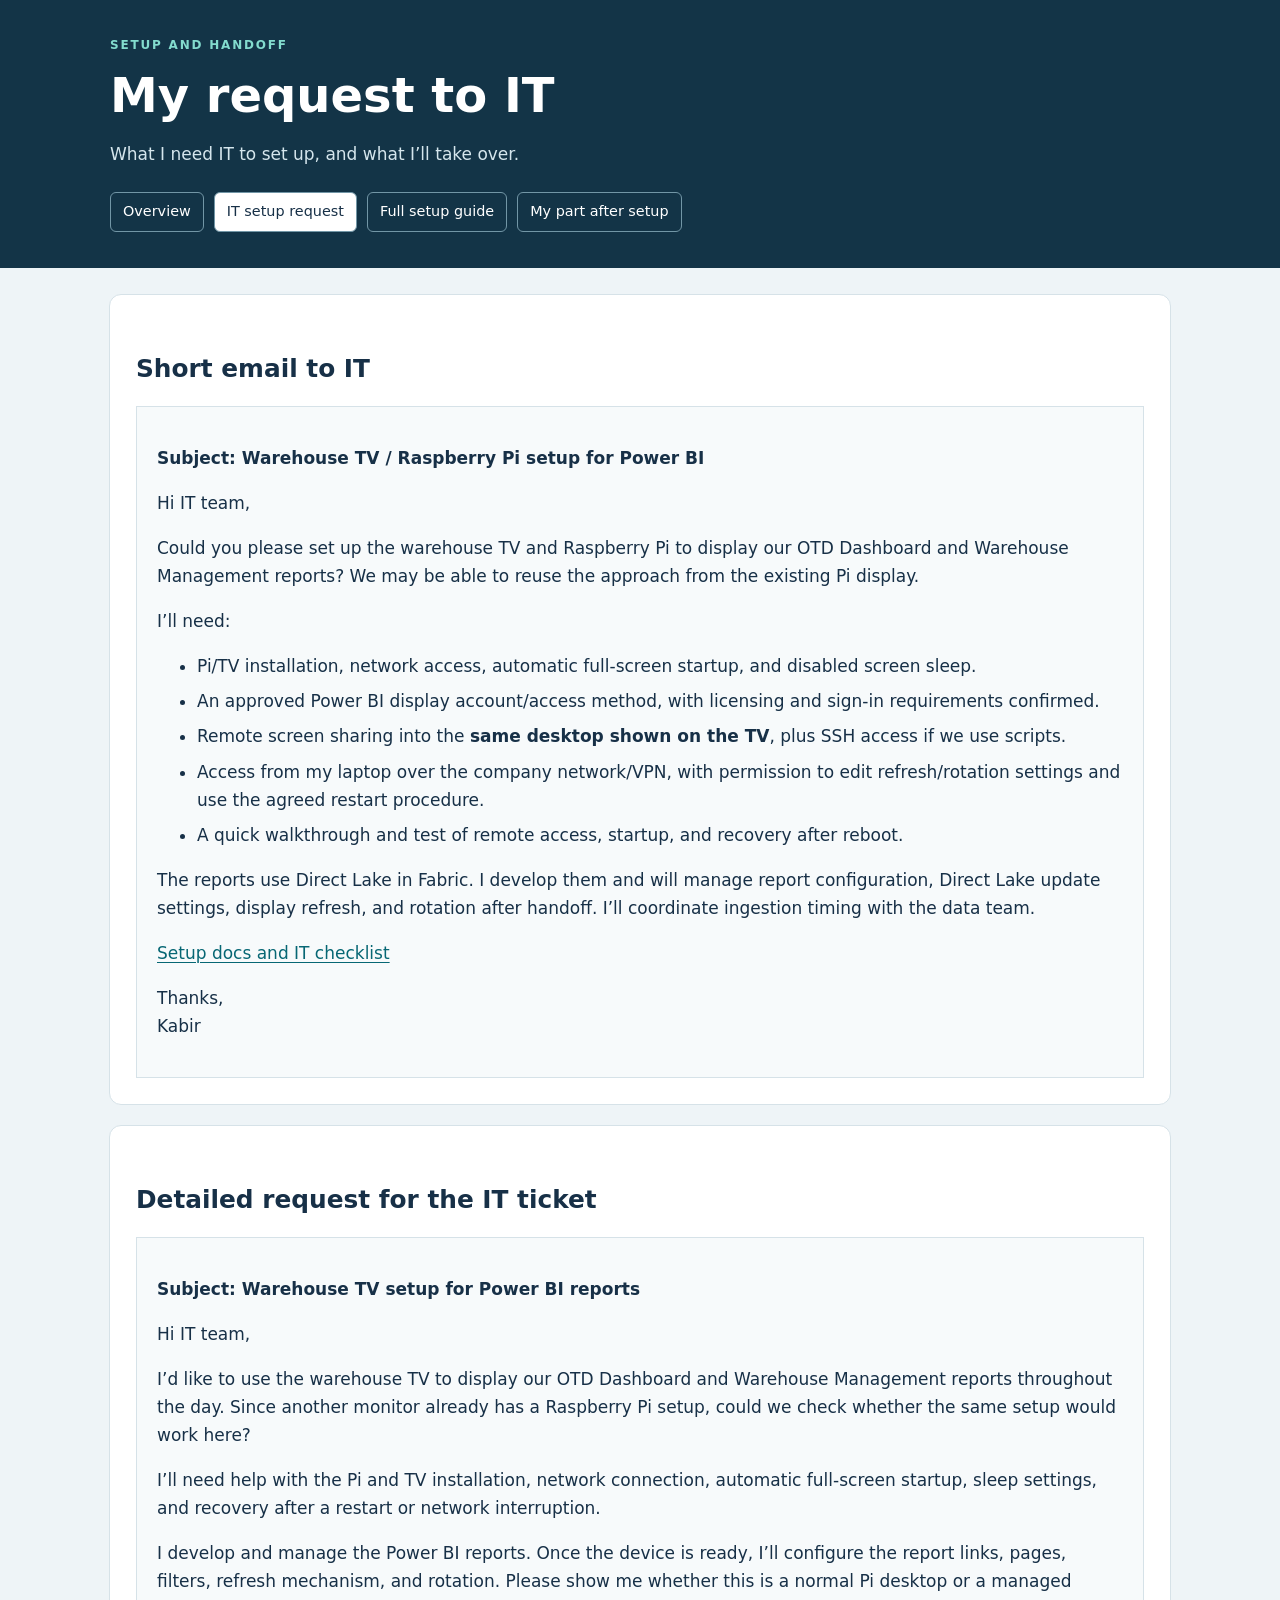
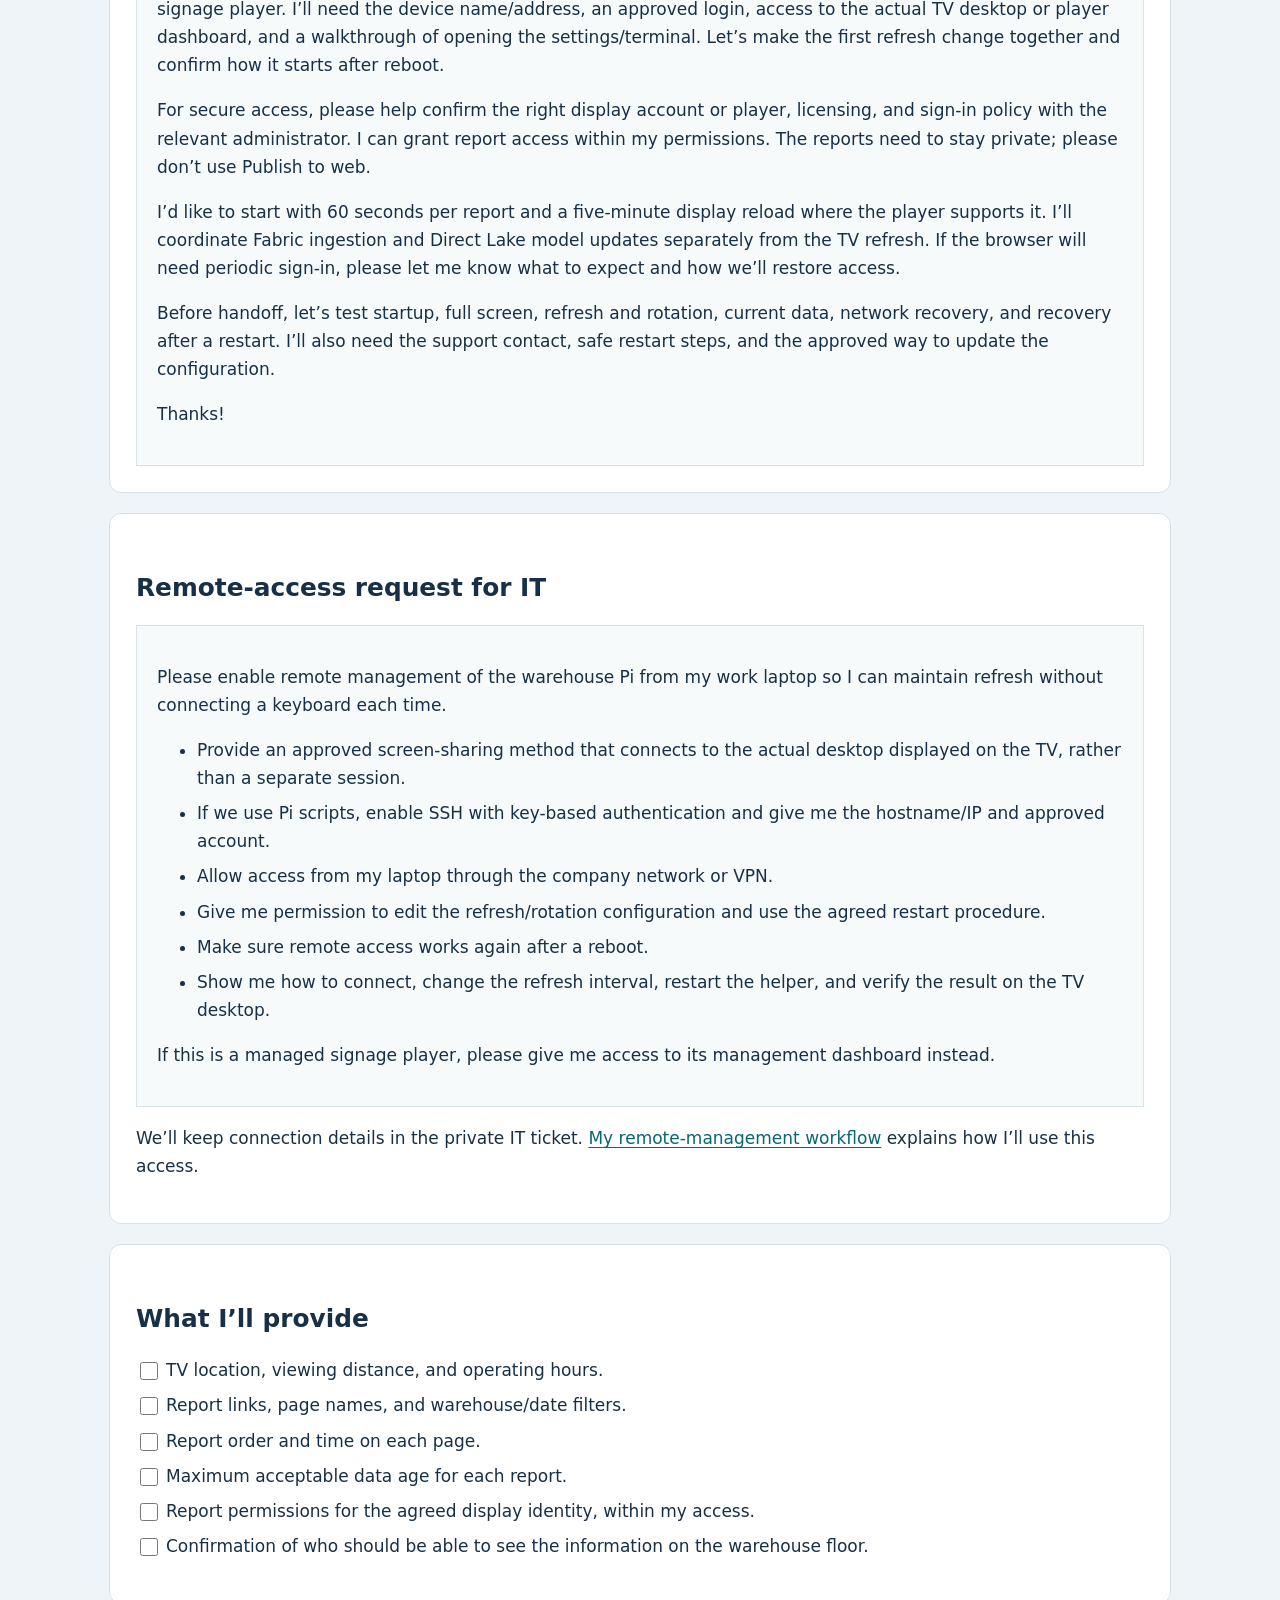
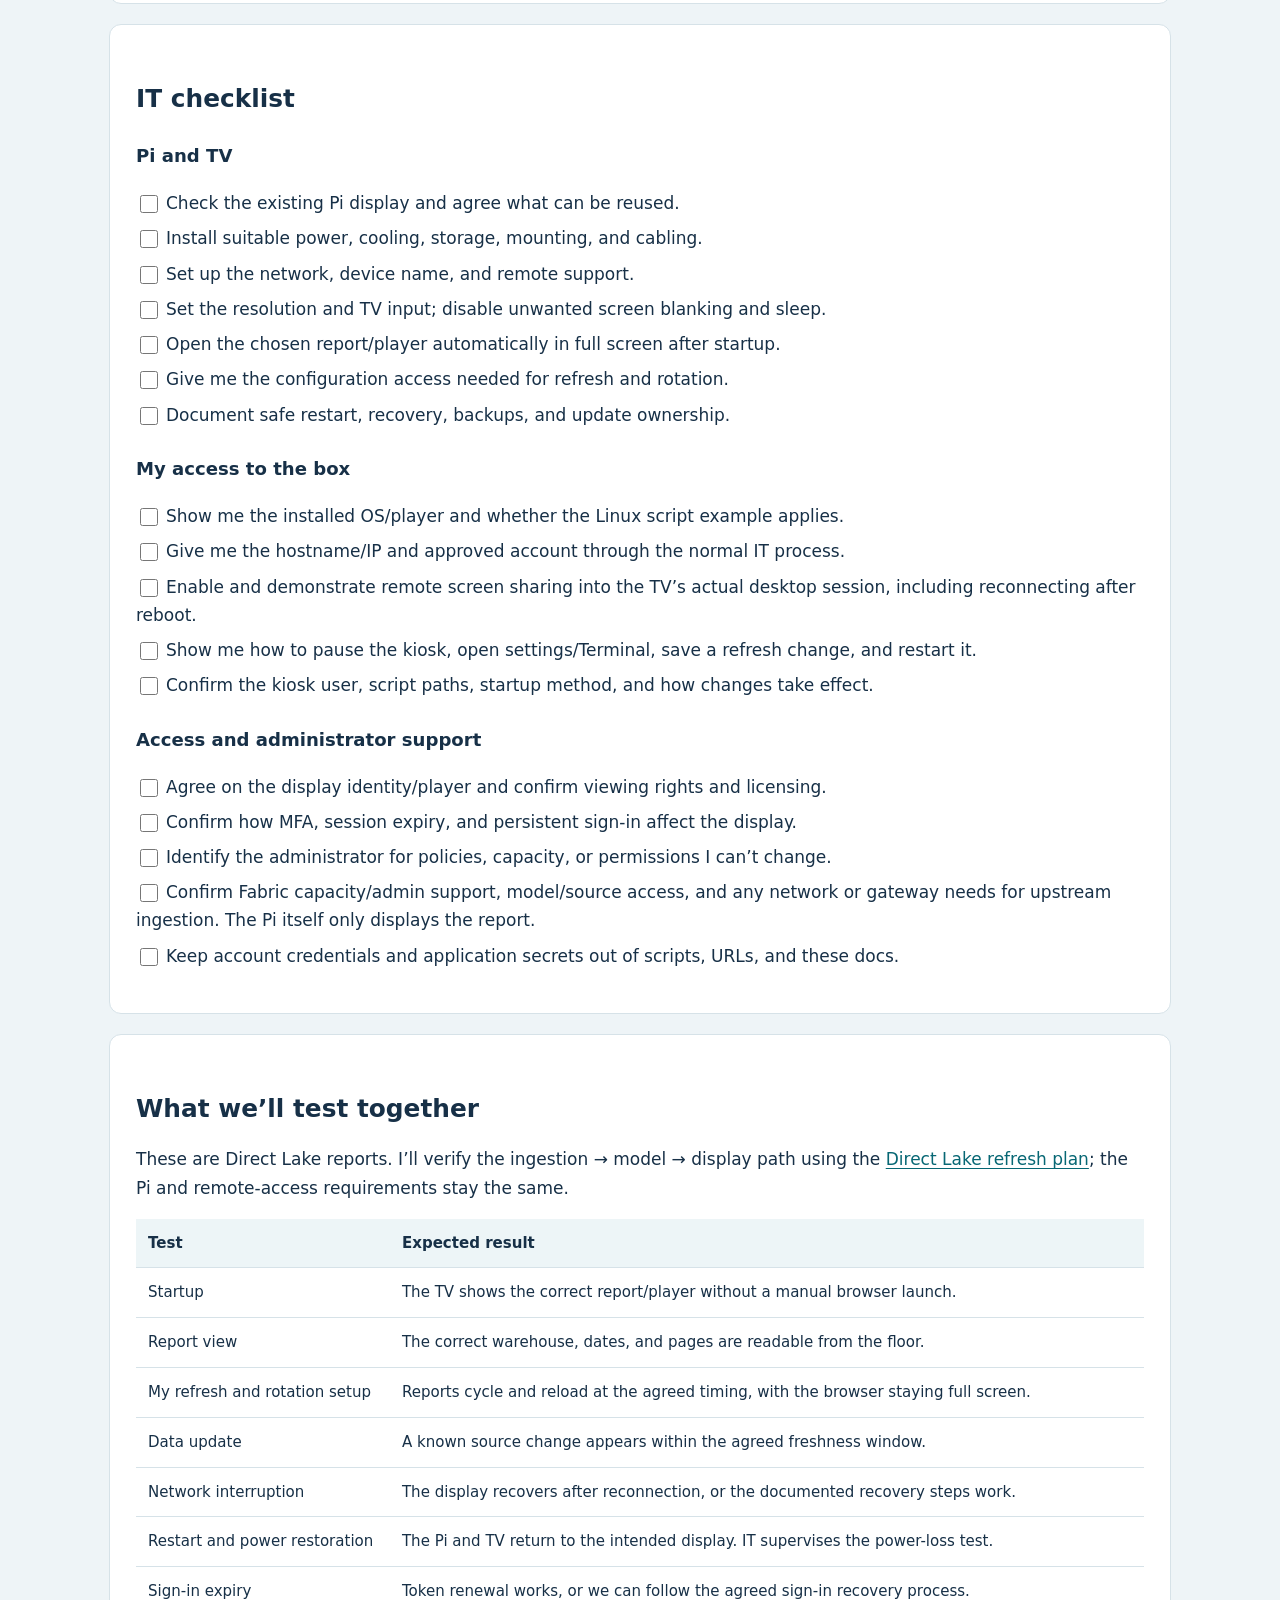
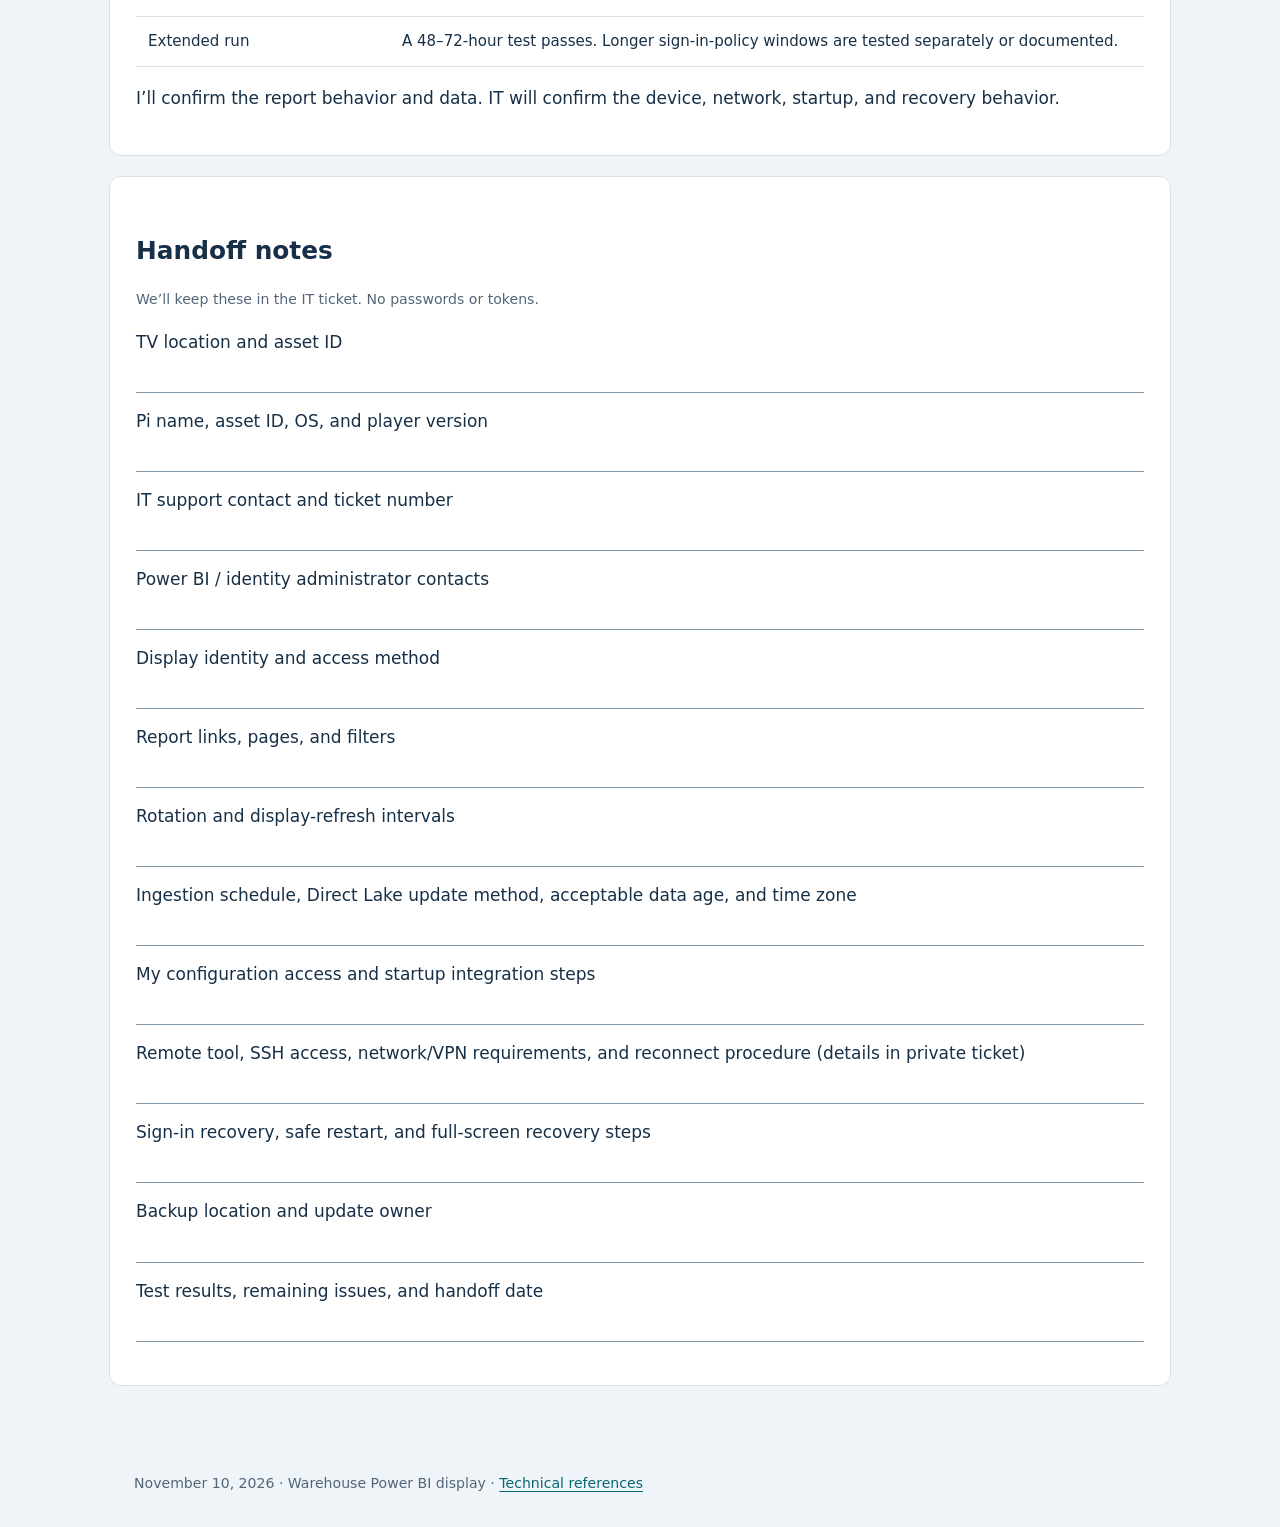
<file: it-handoff.html>
<!doctype html>
<html lang="en">
<head><meta charset="utf-8"><meta name="viewport" content="width=device-width,initial-scale=1"><title>My request to IT — Warehouse Power BI Display</title><link rel="stylesheet" href="docs.css"></head>
<body>
<header><div class="eyebrow">Setup and handoff</div><h1>My request to IT</h1><p>What I need IT to set up, and what I’ll take over.</p><nav aria-label="Documentation"><a href="index.html">Overview</a><a href="it-handoff.html" aria-current="page">IT setup request</a><a href="full-setup.html">Full setup guide</a><a href="my-part.html">My part after setup</a></nav></header>
<main>
<article id="short-email"><h2>Short email to IT</h2><blockquote><p><strong>Subject: Warehouse TV / Raspberry Pi setup for Power BI</strong></p><p>Hi IT team,</p><p>Could you please set up the warehouse TV and Raspberry Pi to display our OTD Dashboard and Warehouse Management reports? We may be able to reuse the approach from the existing Pi display.</p><p>I’ll need:</p><ul><li>Pi/TV installation, network access, automatic full-screen startup, and disabled screen sleep.</li><li>An approved Power BI display account/access method, with licensing and sign-in requirements confirmed.</li><li>Remote screen sharing into the <strong>same desktop shown on the TV</strong>, plus SSH access if we use scripts.</li><li>Access from my laptop over the company network/VPN, with permission to edit refresh/rotation settings and use the agreed restart procedure.</li><li>A quick walkthrough and test of remote access, startup, and recovery after reboot.</li></ul><p>The reports use Direct Lake in Fabric. I develop them and will manage report configuration, Direct Lake update settings, display refresh, and rotation after handoff. I’ll coordinate ingestion timing with the data team.</p><p><a href="https://kabirutd.github.io/RaspberryPie-Display/it-handoff.html">Setup docs and IT checklist</a></p><p>Thanks,<br>Kabir</p></blockquote></article>
<article><h2>Detailed request for the IT ticket</h2><blockquote><p><strong>Subject: Warehouse TV setup for Power BI reports</strong></p><p>Hi IT team,</p><p>I’d like to use the warehouse TV to display our OTD Dashboard and Warehouse Management reports throughout the day. Since another monitor already has a Raspberry Pi setup, could we check whether the same setup would work here?</p><p>I’ll need help with the Pi and TV installation, network connection, automatic full-screen startup, sleep settings, and recovery after a restart or network interruption.</p><p>I develop and manage the Power BI reports. Once the device is ready, I’ll configure the report links, pages, filters, refresh mechanism, and rotation. Please show me whether this is a normal Pi desktop or a managed signage player. I’ll need the device name/address, an approved login, access to the actual TV desktop or player dashboard, and a walkthrough of opening the settings/terminal. Let’s make the first refresh change together and confirm how it starts after reboot.</p><p>For secure access, please help confirm the right display account or player, licensing, and sign-in policy with the relevant administrator. I can grant report access within my permissions. The reports need to stay private; please don’t use Publish to web.</p><p>I’d like to start with 60 seconds per report and a five-minute display reload where the player supports it. I’ll coordinate Fabric ingestion and Direct Lake model updates separately from the TV refresh. If the browser will need periodic sign-in, please let me know what to expect and how we’ll restore access.</p><p>Before handoff, let’s test startup, full screen, refresh and rotation, current data, network recovery, and recovery after a restart. I’ll also need the support contact, safe restart steps, and the approved way to update the configuration.</p><p>Thanks!</p></blockquote></article>
<article id="remote-access-request"><h2>Remote-access request for IT</h2><blockquote><p>Please enable remote management of the warehouse Pi from my work laptop so I can maintain refresh without connecting a keyboard each time.</p><ul><li>Provide an approved screen-sharing method that connects to the actual desktop displayed on the TV, rather than a separate session.</li><li>If we use Pi scripts, enable SSH with key-based authentication and give me the hostname/IP and approved account.</li><li>Allow access from my laptop through the company network or VPN.</li><li>Give me permission to edit the refresh/rotation configuration and use the agreed restart procedure.</li><li>Make sure remote access works again after a reboot.</li><li>Show me how to connect, change the refresh interval, restart the helper, and verify the result on the TV desktop.</li></ul><p>If this is a managed signage player, please give me access to its management dashboard instead.</p></blockquote><p>We’ll keep connection details in the private IT ticket. <a href="my-part.html#remote-refresh">My remote-management workflow</a> explains how I’ll use this access.</p></article>
<article><h2>What I’ll provide</h2><ul class="checks"><li><label><input type="checkbox">TV location, viewing distance, and operating hours.</label></li><li><label><input type="checkbox">Report links, page names, and warehouse/date filters.</label></li><li><label><input type="checkbox">Report order and time on each page.</label></li><li><label><input type="checkbox">Maximum acceptable data age for each report.</label></li><li><label><input type="checkbox">Report permissions for the agreed display identity, within my access.</label></li><li><label><input type="checkbox">Confirmation of who should be able to see the information on the warehouse floor.</label></li></ul></article>
<article><h2>IT checklist</h2><h3>Pi and TV</h3><ul class="checks"><li><label><input type="checkbox">Check the existing Pi display and agree what can be reused.</label></li><li><label><input type="checkbox">Install suitable power, cooling, storage, mounting, and cabling.</label></li><li><label><input type="checkbox">Set up the network, device name, and remote support.</label></li><li><label><input type="checkbox">Set the resolution and TV input; disable unwanted screen blanking and sleep.</label></li><li><label><input type="checkbox">Open the chosen report/player automatically in full screen after startup.</label></li><li><label><input type="checkbox">Give me the configuration access needed for refresh and rotation.</label></li><li><label><input type="checkbox">Document safe restart, recovery, backups, and update ownership.</label></li></ul><h3>My access to the box</h3><ul class="checks"><li><label><input type="checkbox">Show me the installed OS/player and whether the Linux script example applies.</label></li><li><label><input type="checkbox">Give me the hostname/IP and approved account through the normal IT process.</label></li><li><label><input type="checkbox">Enable and demonstrate remote screen sharing into the TV’s actual desktop session, including reconnecting after reboot.</label></li><li><label><input type="checkbox">Show me how to pause the kiosk, open settings/Terminal, save a refresh change, and restart it.</label></li><li><label><input type="checkbox">Confirm the kiosk user, script paths, startup method, and how changes take effect.</label></li></ul><h3>Access and administrator support</h3><ul class="checks"><li><label><input type="checkbox">Agree on the display identity/player and confirm viewing rights and licensing.</label></li><li><label><input type="checkbox">Confirm how MFA, session expiry, and persistent sign-in affect the display.</label></li><li><label><input type="checkbox">Identify the administrator for policies, capacity, or permissions I can’t change.</label></li><li><label><input type="checkbox">Confirm Fabric capacity/admin support, model/source access, and any network or gateway needs for upstream ingestion. The Pi itself only displays the report.</label></li><li><label><input type="checkbox">Keep account credentials and application secrets out of scripts, URLs, and these docs.</label></li></ul></article>
<article><h2>What we’ll test together</h2><p>These are Direct Lake reports. I’ll verify the ingestion → model → display path using the <a href="full-setup.html#data">Direct Lake refresh plan</a>; the Pi and remote-access requirements stay the same.</p><div class="table-wrap"><table><thead><tr><th>Test</th><th>Expected result</th></tr></thead><tbody><tr><td>Startup</td><td>The TV shows the correct report/player without a manual browser launch.</td></tr><tr><td>Report view</td><td>The correct warehouse, dates, and pages are readable from the floor.</td></tr><tr><td>My refresh and rotation setup</td><td>Reports cycle and reload at the agreed timing, with the browser staying full screen.</td></tr><tr><td>Data update</td><td>A known source change appears within the agreed freshness window.</td></tr><tr><td>Network interruption</td><td>The display recovers after reconnection, or the documented recovery steps work.</td></tr><tr><td>Restart and power restoration</td><td>The Pi and TV return to the intended display. IT supervises the power-loss test.</td></tr><tr><td>Sign-in expiry</td><td>Token renewal works, or we can follow the agreed sign-in recovery process.</td></tr><tr><td>Extended run</td><td>A 48–72-hour test passes. Longer sign-in-policy windows are tested separately or documented.</td></tr></tbody></table></div><p>I’ll confirm the report behavior and data. IT will confirm the device, network, startup, and recovery behavior.</p></article>
<article><h2>Handoff notes</h2><p class="small">We’ll keep these in the IT ticket. No passwords or tokens.</p><p>TV location and asset ID<span class="field"></span>Pi name, asset ID, OS, and player version<span class="field"></span>IT support contact and ticket number<span class="field"></span>Power BI / identity administrator contacts<span class="field"></span>Display identity and access method<span class="field"></span>Report links, pages, and filters<span class="field"></span>Rotation and display-refresh intervals<span class="field"></span>Ingestion schedule, Direct Lake update method, acceptable data age, and time zone<span class="field"></span>My configuration access and startup integration steps<span class="field"></span>Remote tool, SSH access, network/VPN requirements, and reconnect procedure (details in private ticket)<span class="field"></span>Sign-in recovery, safe restart, and full-screen recovery steps<span class="field"></span>Backup location and update owner<span class="field"></span>Test results, remaining issues, and handoff date<span class="field"></span></p></article></main>
<footer>November 10, 2026 · Warehouse Power BI display · <a href="full-setup.html#sources">Technical references</a></footer>
</body></html>
</file>
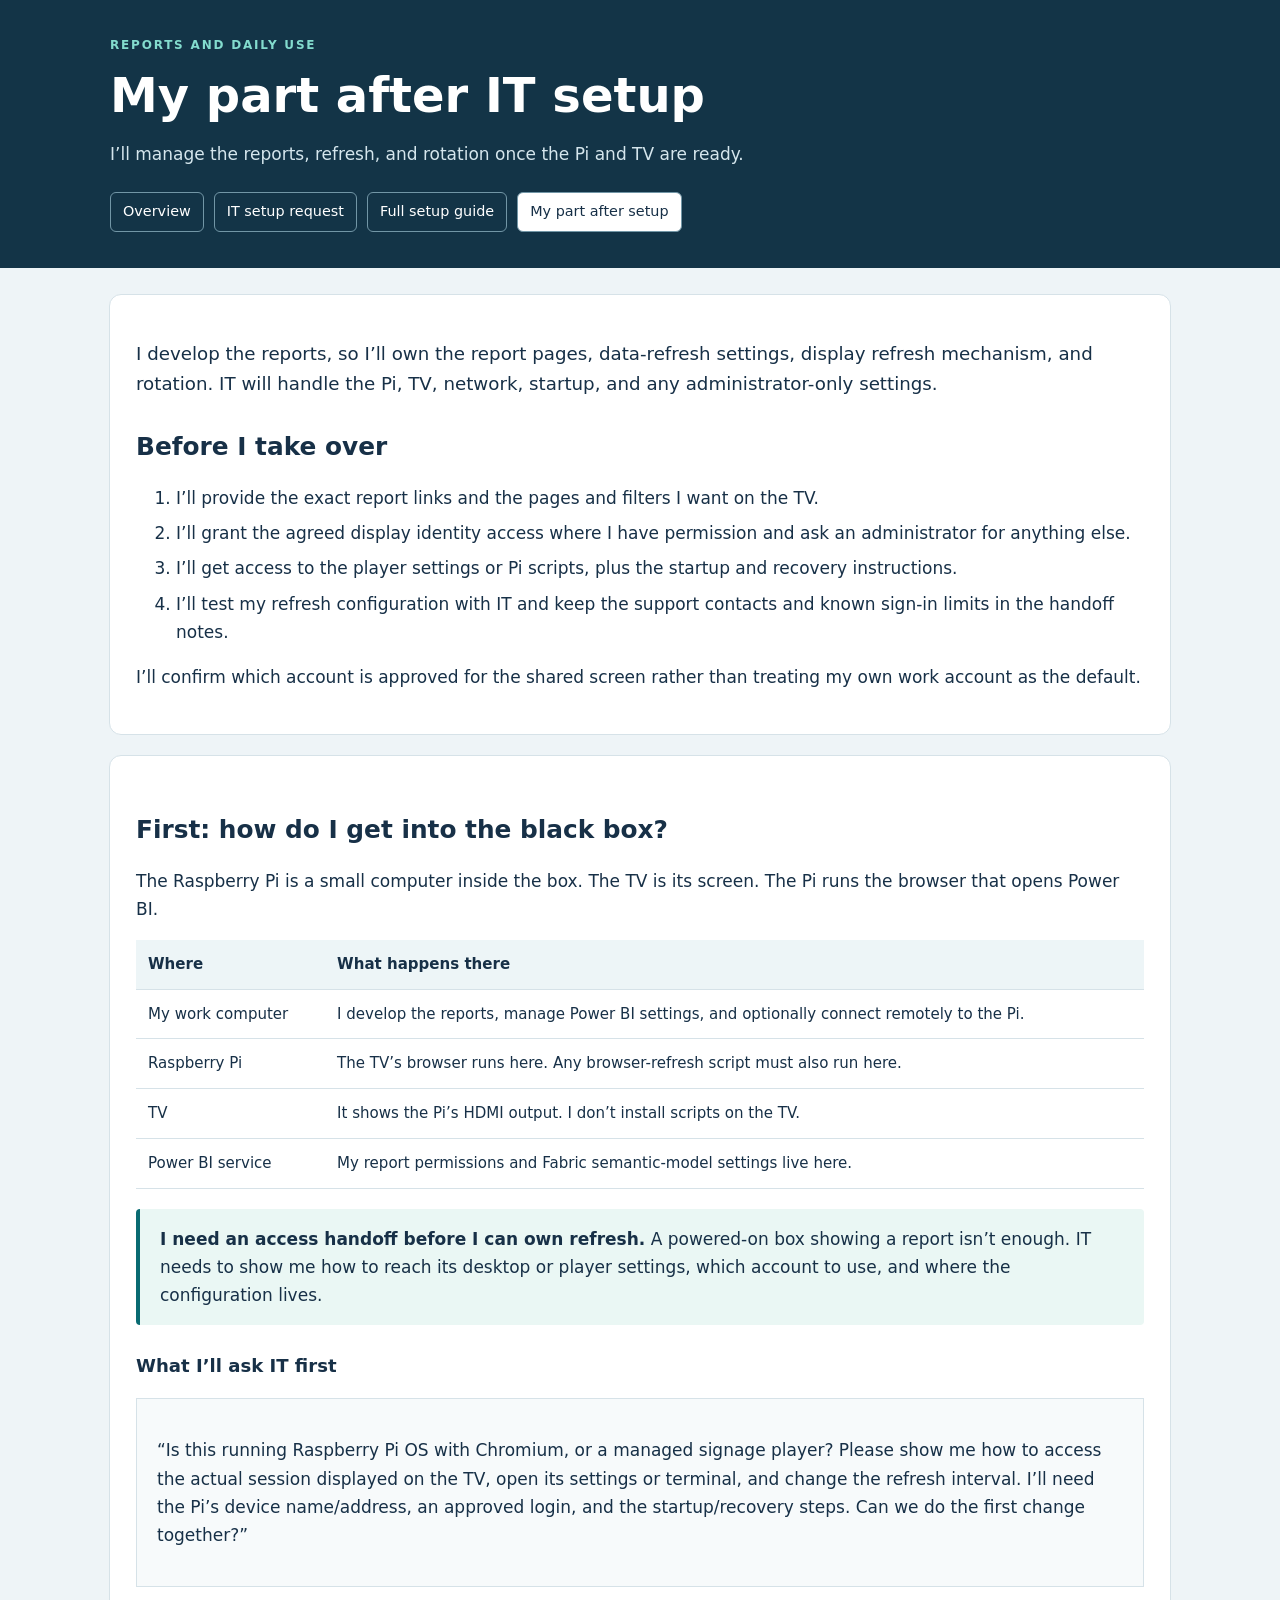
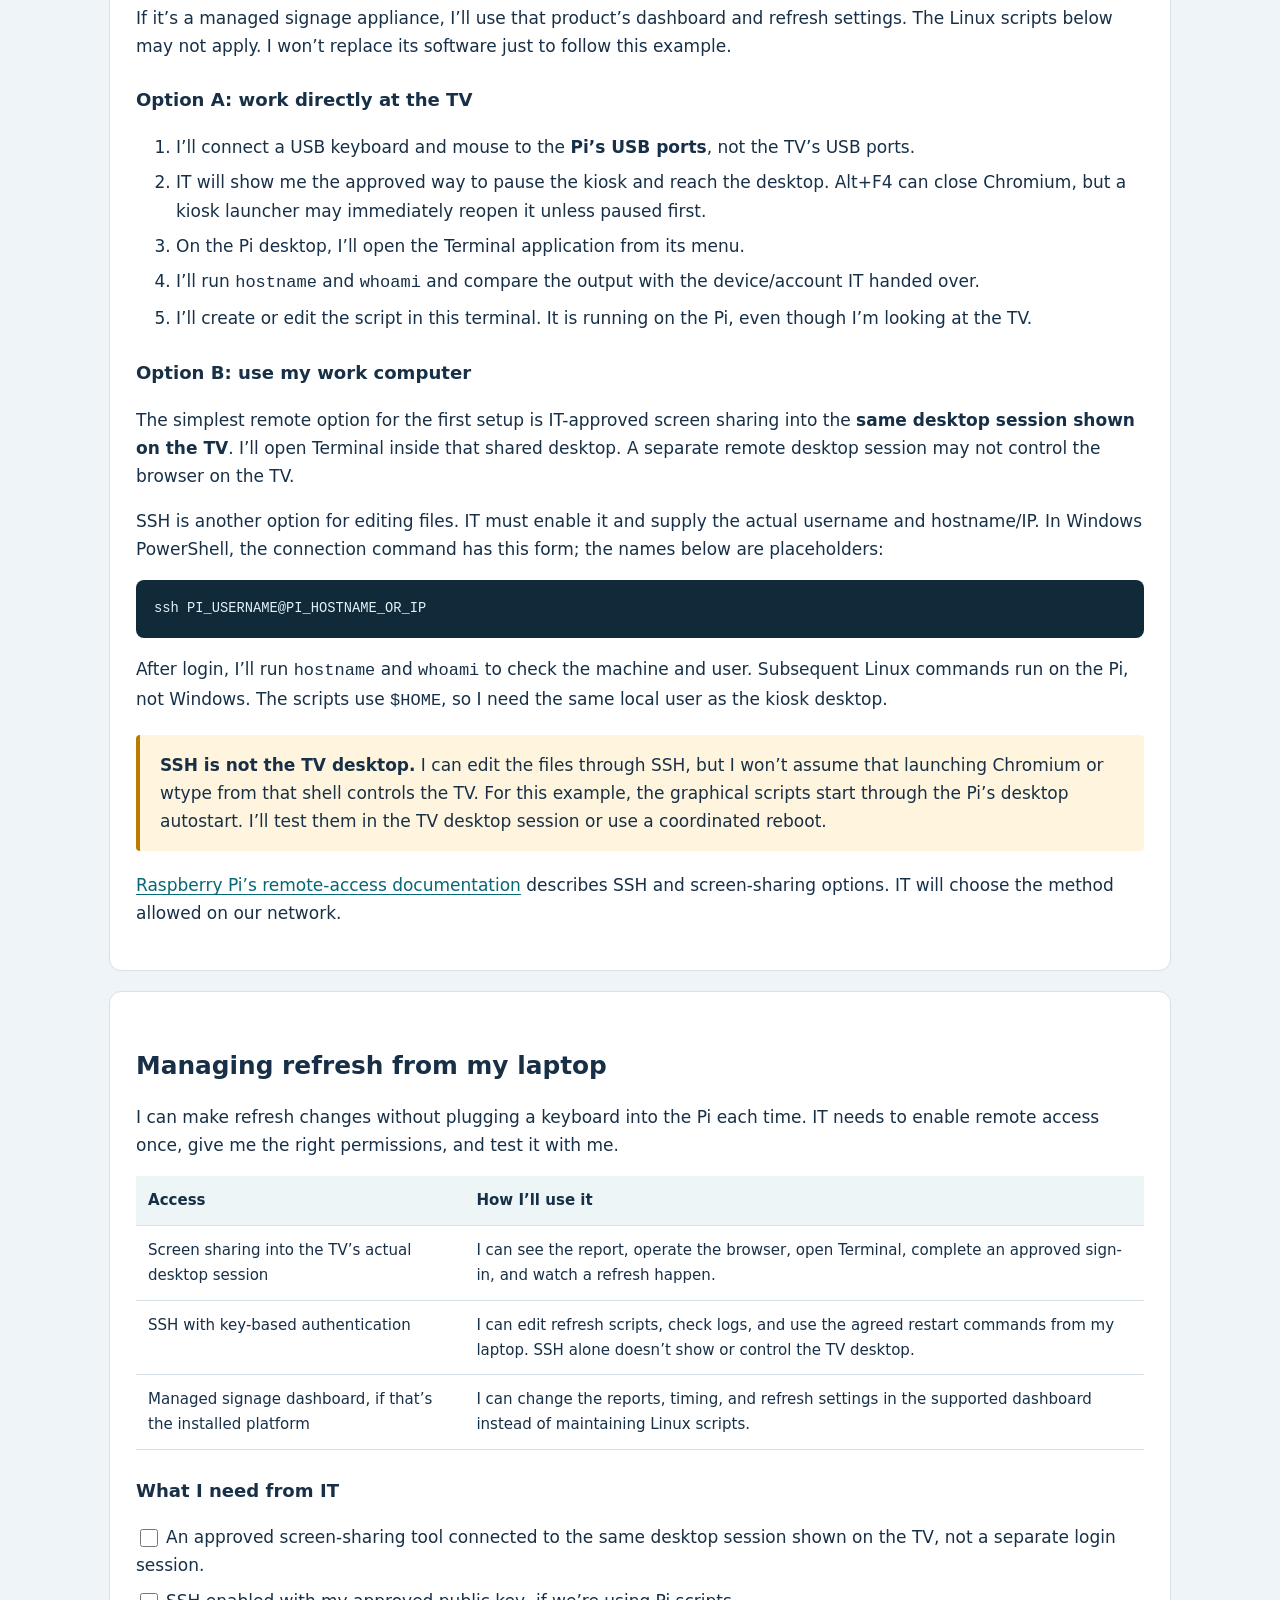
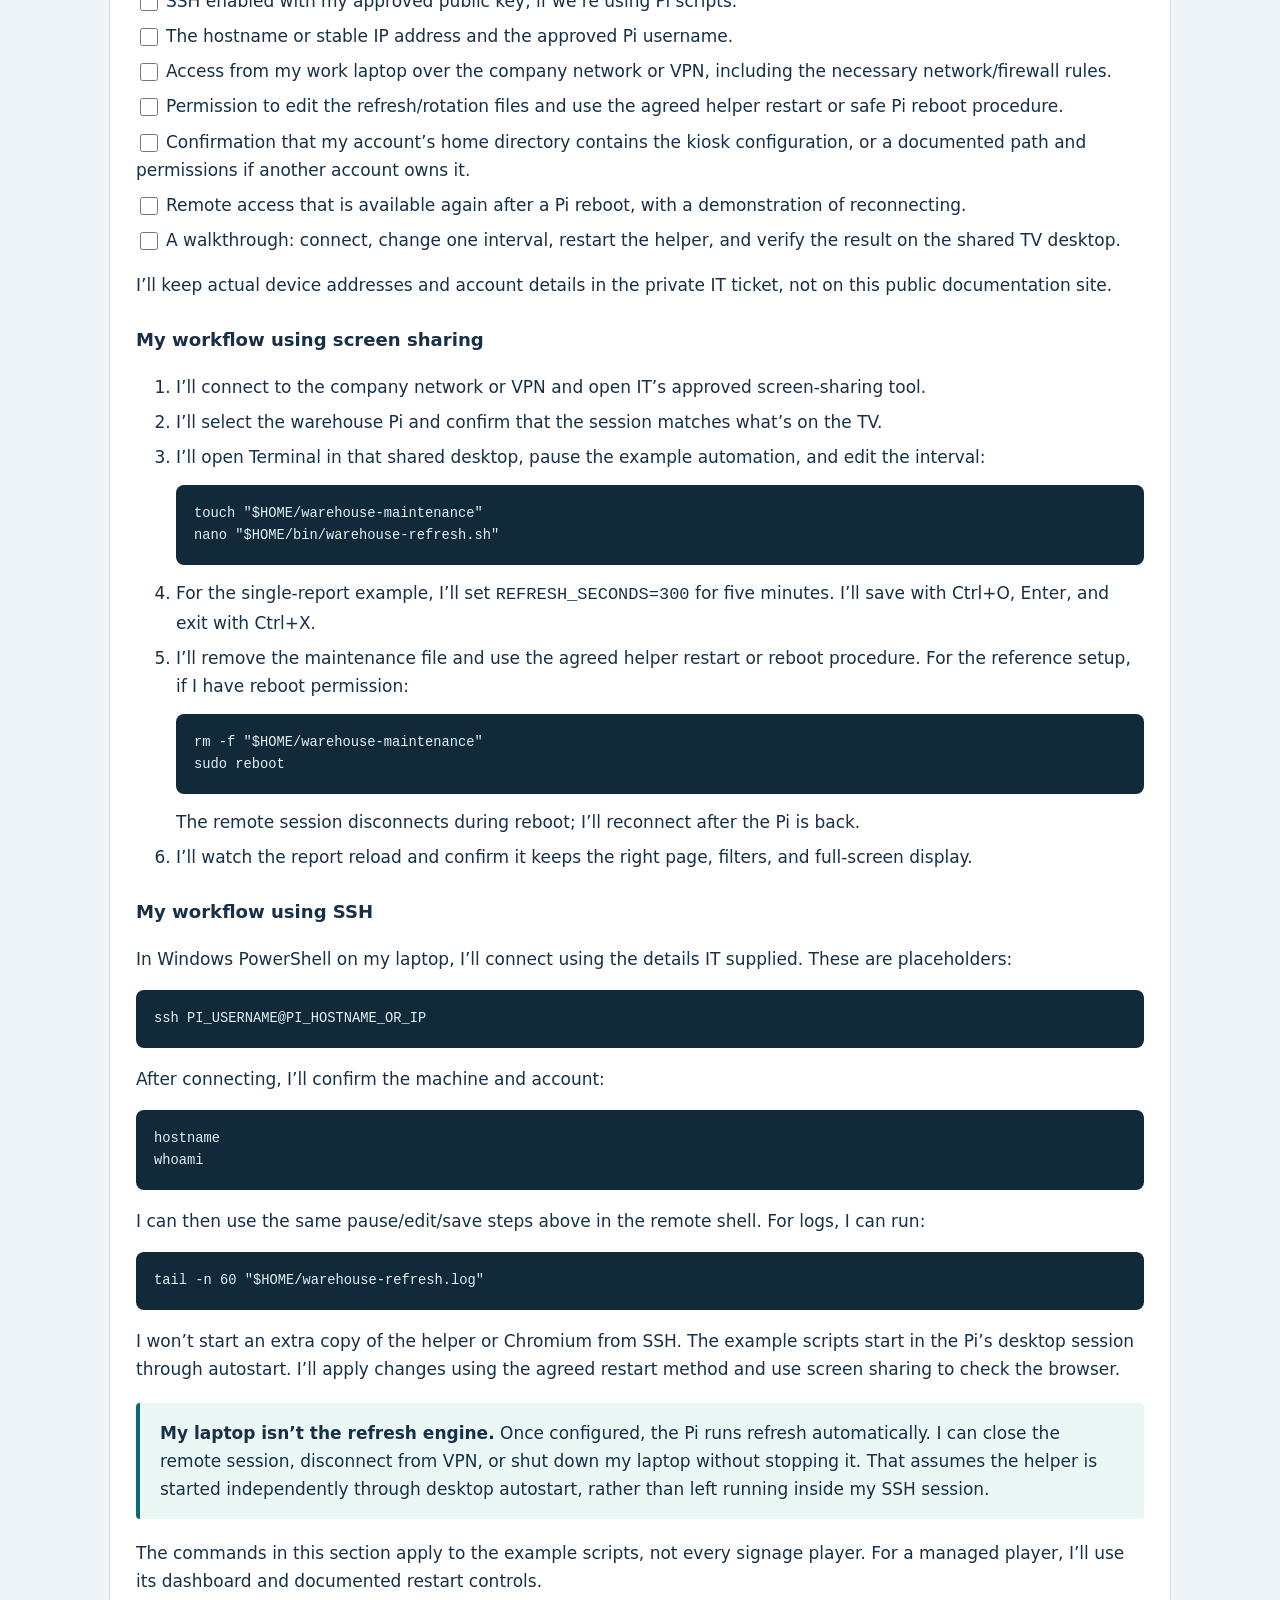
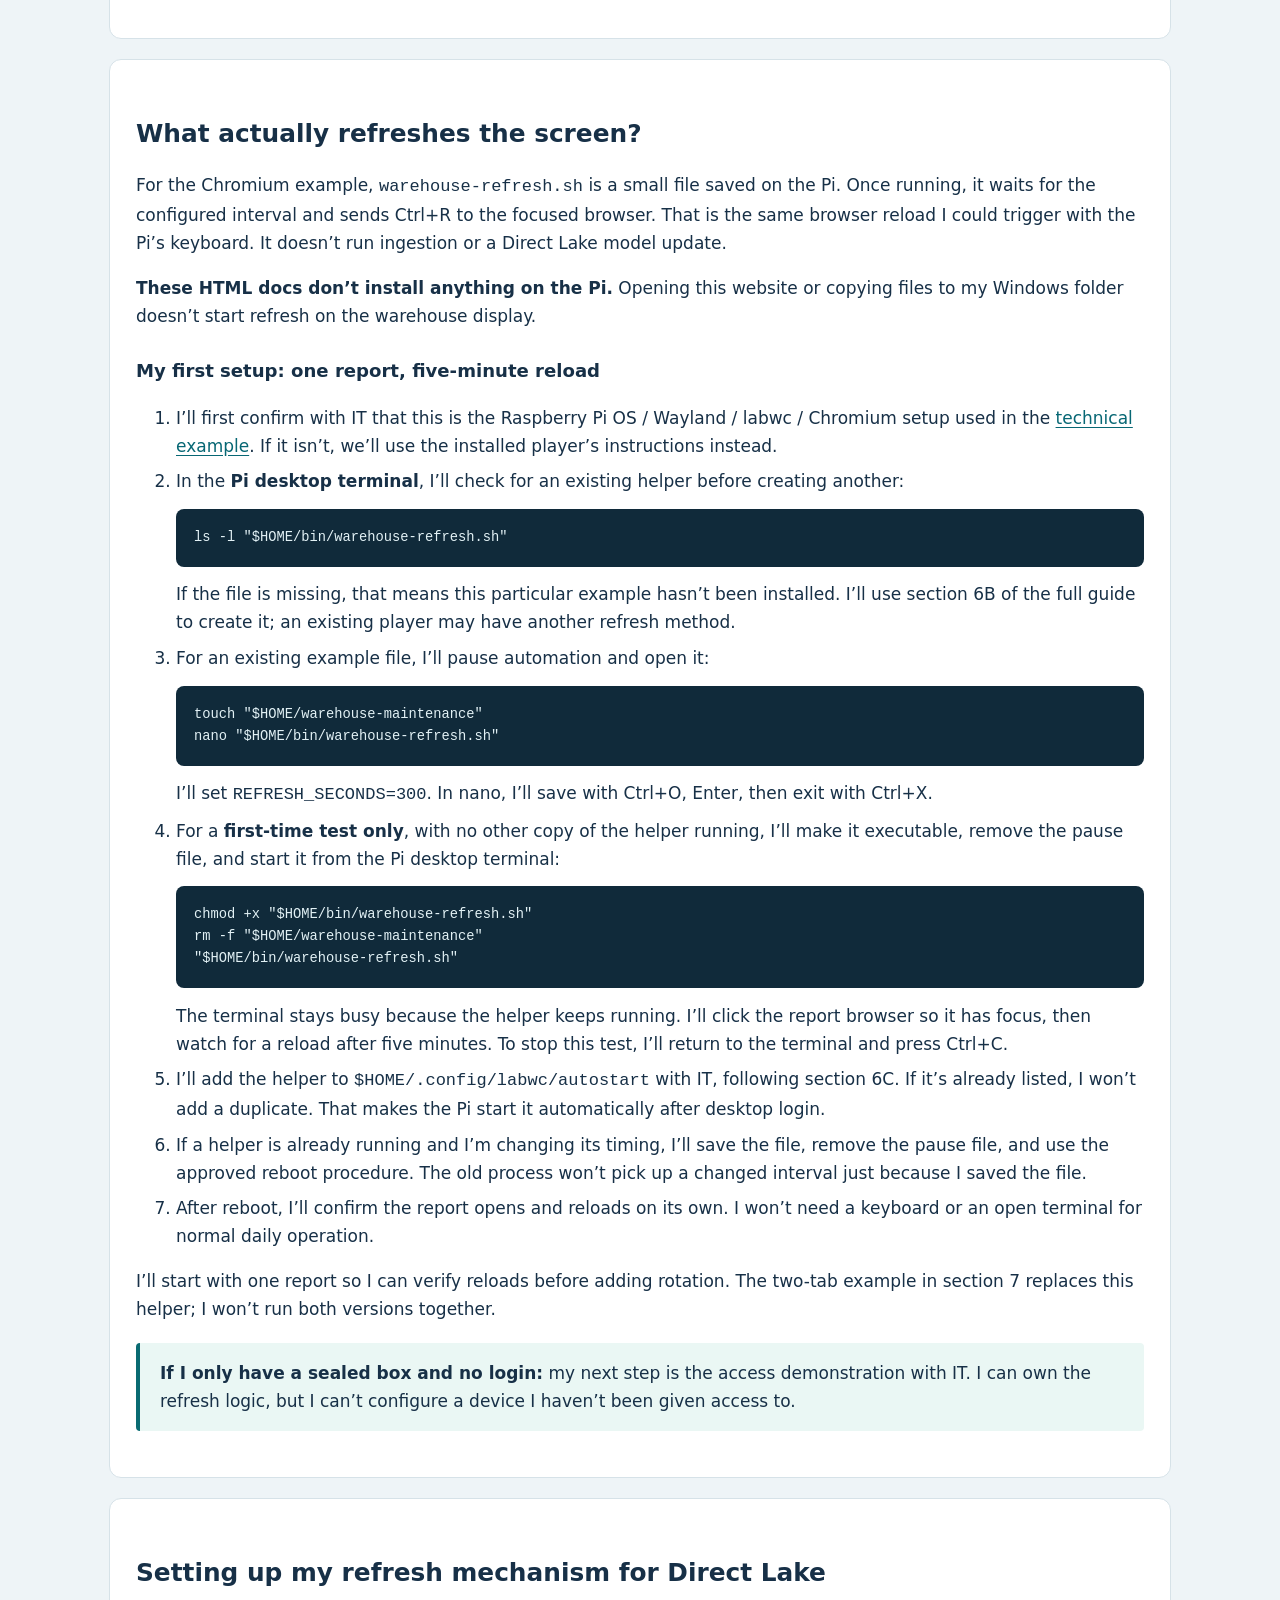
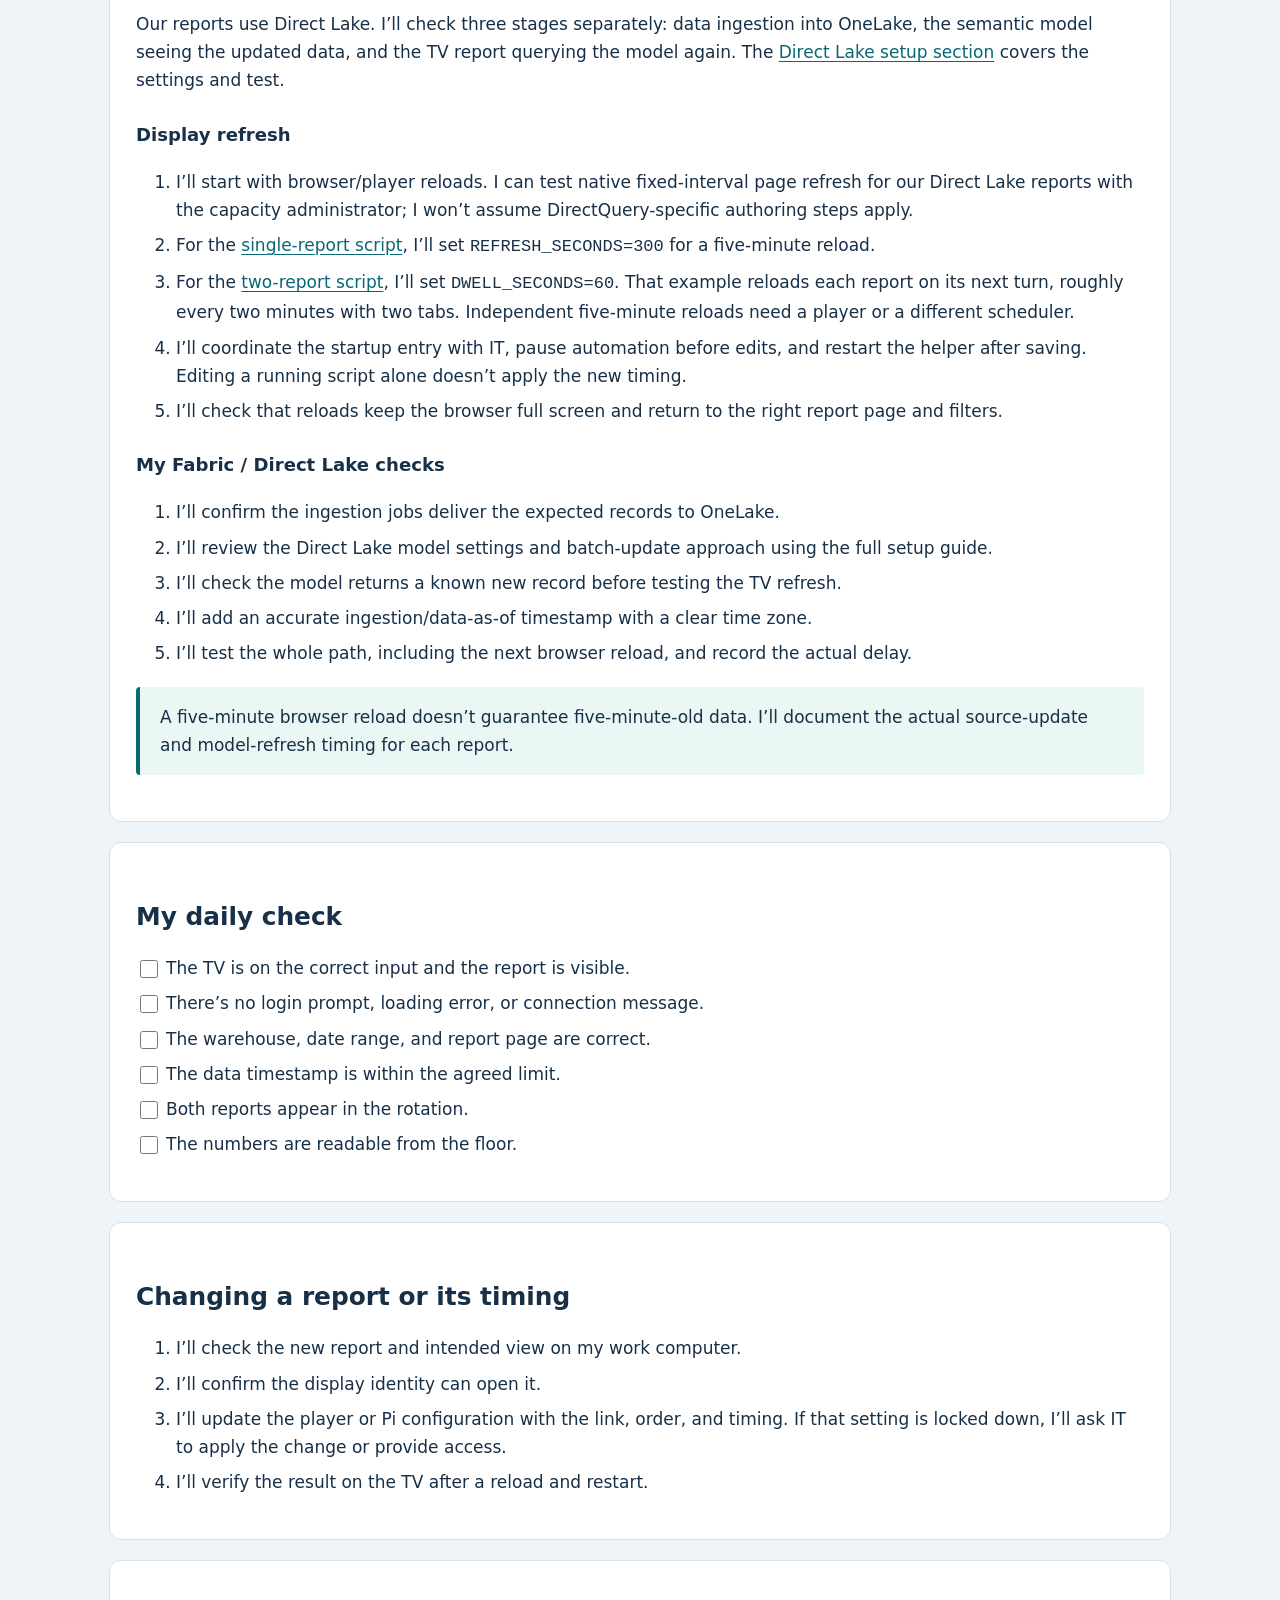
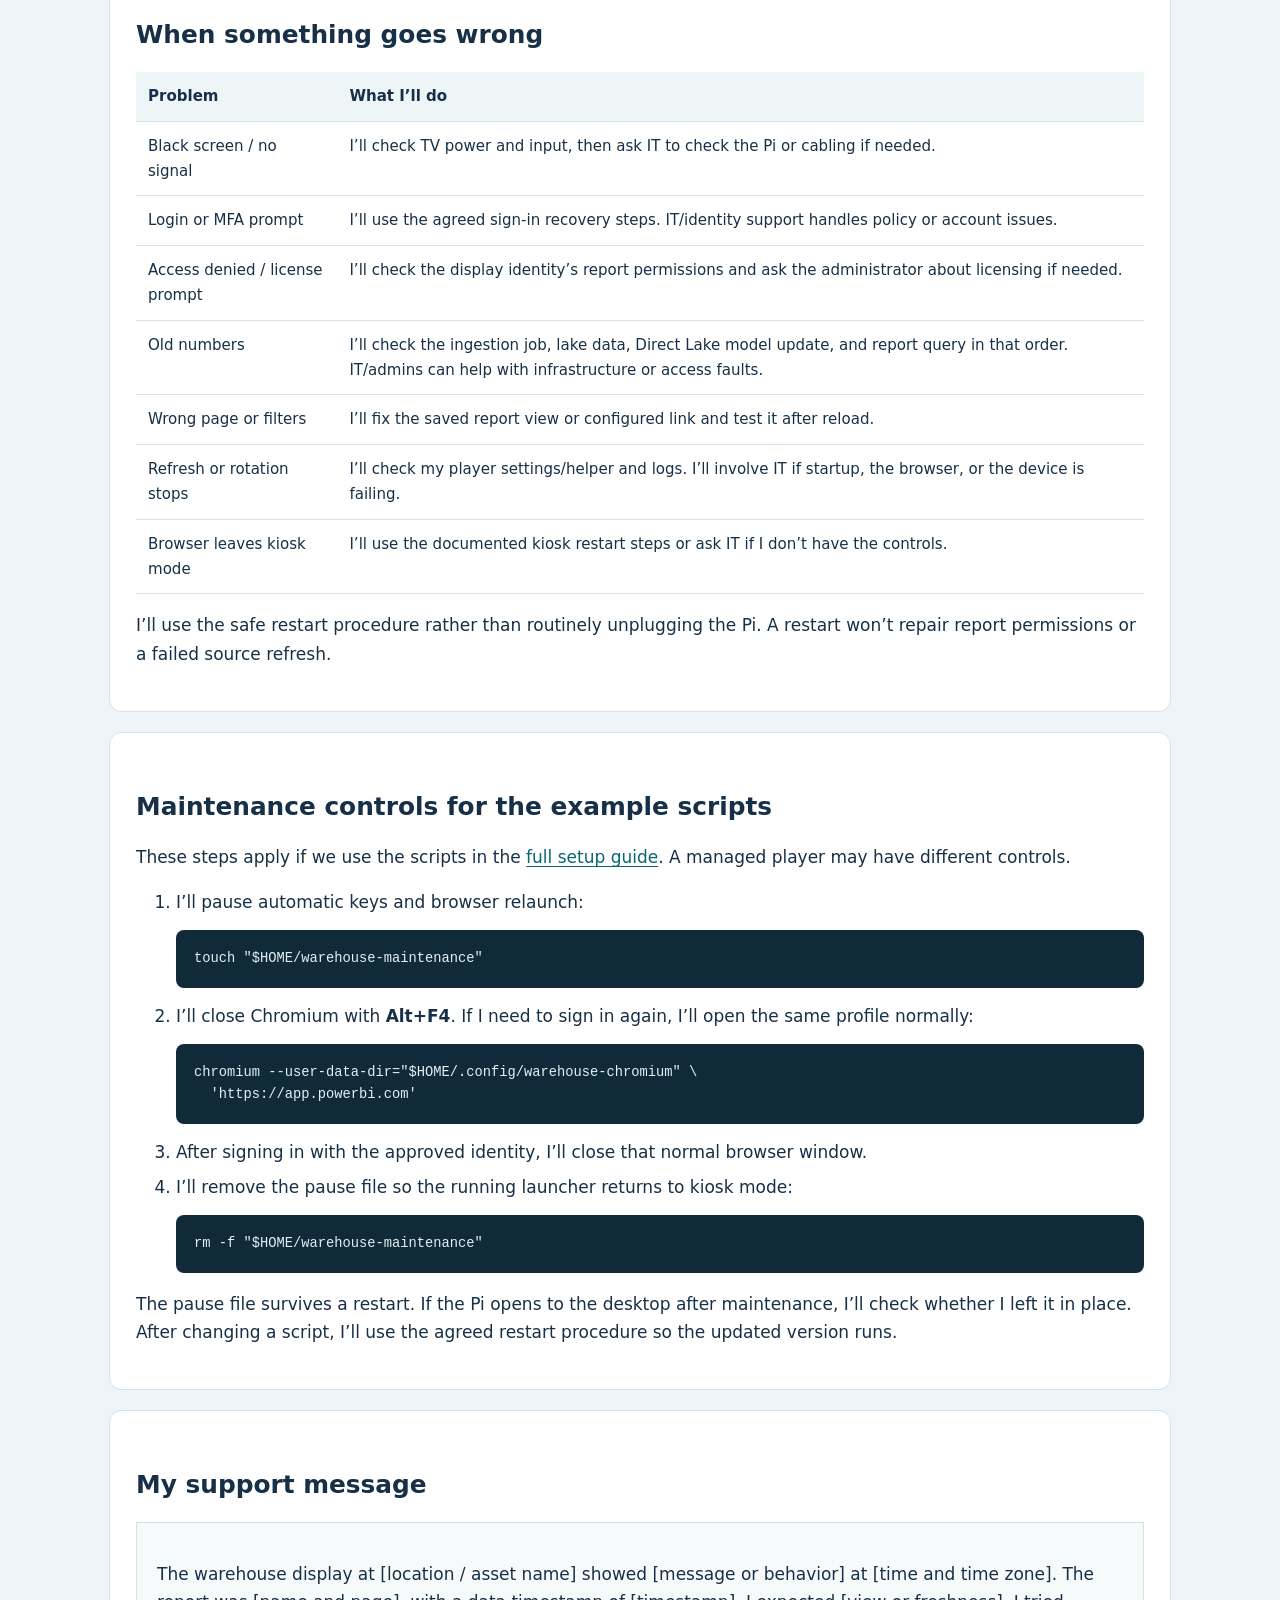
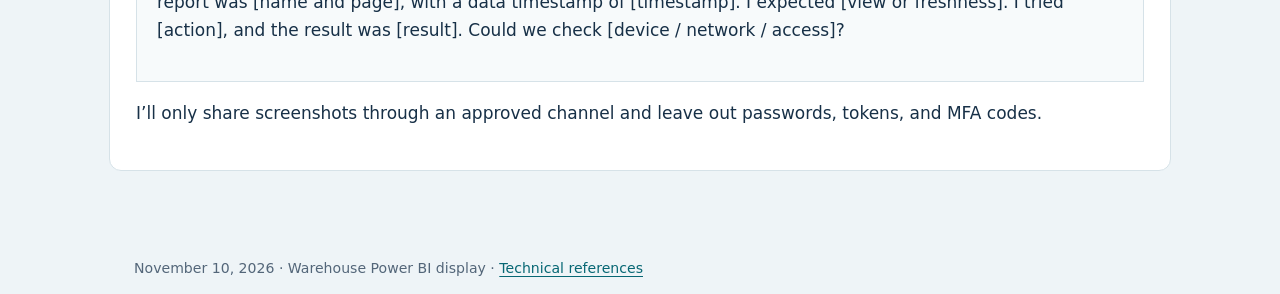
<file: my-part.html>
<!doctype html>
<html lang="en">
<head><meta charset="utf-8"><meta name="viewport" content="width=device-width,initial-scale=1"><title>My part after IT setup — Warehouse Power BI Display</title><link rel="stylesheet" href="docs.css"></head>
<body>
<header><div class="eyebrow">Reports and daily use</div><h1>My part after IT setup</h1><p>I’ll manage the reports, refresh, and rotation once the Pi and TV are ready.</p><nav aria-label="Documentation"><a href="index.html">Overview</a><a href="it-handoff.html">IT setup request</a><a href="full-setup.html">Full setup guide</a><a href="my-part.html" aria-current="page">My part after setup</a></nav></header>
<main>
<article><p class="lead">I develop the reports, so I’ll own the report pages, data-refresh settings, display refresh mechanism, and rotation. IT will handle the Pi, TV, network, startup, and any administrator-only settings.</p><h2>Before I take over</h2><ol><li>I’ll provide the exact report links and the pages and filters I want on the TV.</li><li>I’ll grant the agreed display identity access where I have permission and ask an administrator for anything else.</li><li>I’ll get access to the player settings or Pi scripts, plus the startup and recovery instructions.</li><li>I’ll test my refresh configuration with IT and keep the support contacts and known sign-in limits in the handoff notes.</li></ol><p>I’ll confirm which account is approved for the shared screen rather than treating my own work account as the default.</p></article>

<article id="access-the-pi"><h2>First: how do I get into the black box?</h2><p>The Raspberry Pi is a small computer inside the box. The TV is its screen. The Pi runs the browser that opens Power BI.</p><div class="table-wrap"><table><thead><tr><th>Where</th><th>What happens there</th></tr></thead><tbody><tr><td>My work computer</td><td>I develop the reports, manage Power BI settings, and optionally connect remotely to the Pi.</td></tr><tr><td>Raspberry Pi</td><td>The TV’s browser runs here. Any browser-refresh script must also run here.</td></tr><tr><td>TV</td><td>It shows the Pi’s HDMI output. I don’t install scripts on the TV.</td></tr><tr><td>Power BI service</td><td>My report permissions and Fabric semantic-model settings live here.</td></tr></tbody></table></div><div class="note"><strong>I need an access handoff before I can own refresh.</strong> A powered-on box showing a report isn’t enough. IT needs to show me how to reach its desktop or player settings, which account to use, and where the configuration lives.</div><h3>What I’ll ask IT first</h3><blockquote><p>“Is this running Raspberry Pi OS with Chromium, or a managed signage player? Please show me how to access the actual session displayed on the TV, open its settings or terminal, and change the refresh interval. I’ll need the Pi’s device name/address, an approved login, and the startup/recovery steps. Can we do the first change together?”</p></blockquote><p>If it’s a managed signage appliance, I’ll use that product’s dashboard and refresh settings. The Linux scripts below may not apply. I won’t replace its software just to follow this example.</p><h3>Option A: work directly at the TV</h3><ol><li>I’ll connect a USB keyboard and mouse to the <strong>Pi’s USB ports</strong>, not the TV’s USB ports.</li><li>IT will show me the approved way to pause the kiosk and reach the desktop. Alt+F4 can close Chromium, but a kiosk launcher may immediately reopen it unless paused first.</li><li>On the Pi desktop, I’ll open the Terminal application from its menu.</li><li>I’ll run <code>hostname</code> and <code>whoami</code> and compare the output with the device/account IT handed over.</li><li>I’ll create or edit the script in this terminal. It is running on the Pi, even though I’m looking at the TV.</li></ol><h3>Option B: use my work computer</h3><p>The simplest remote option for the first setup is IT-approved screen sharing into the <strong>same desktop session shown on the TV</strong>. I’ll open Terminal inside that shared desktop. A separate remote desktop session may not control the browser on the TV.</p><p>SSH is another option for editing files. IT must enable it and supply the actual username and hostname/IP. In Windows PowerShell, the connection command has this form; the names below are placeholders:</p><pre><code>ssh PI_USERNAME@PI_HOSTNAME_OR_IP</code></pre><p>After login, I’ll run <code>hostname</code> and <code>whoami</code> to check the machine and user. Subsequent Linux commands run on the Pi, not Windows. The scripts use <code>$HOME</code>, so I need the same local user as the kiosk desktop.</p><div class="note attention"><strong>SSH is not the TV desktop.</strong> I can edit the files through SSH, but I won’t assume that launching Chromium or wtype from that shell controls the TV. For this example, the graphical scripts start through the Pi’s desktop autostart. I’ll test them in the TV desktop session or use a coordinated reboot.</div><p><a href="https://www.raspberrypi.com/documentation/computers/remote-access.html">Raspberry Pi’s remote-access documentation</a> describes SSH and screen-sharing options. IT will choose the method allowed on our network.</p></article>
<article id="remote-refresh"><h2>Managing refresh from my laptop</h2><p>I can make refresh changes without plugging a keyboard into the Pi each time. IT needs to enable remote access once, give me the right permissions, and test it with me.</p><div class="table-wrap"><table><thead><tr><th>Access</th><th>How I’ll use it</th></tr></thead><tbody><tr><td>Screen sharing into the TV’s actual desktop session</td><td>I can see the report, operate the browser, open Terminal, complete an approved sign-in, and watch a refresh happen.</td></tr><tr><td>SSH with key-based authentication</td><td>I can edit refresh scripts, check logs, and use the agreed restart commands from my laptop. SSH alone doesn’t show or control the TV desktop.</td></tr><tr><td>Managed signage dashboard, if that’s the installed platform</td><td>I can change the reports, timing, and refresh settings in the supported dashboard instead of maintaining Linux scripts.</td></tr></tbody></table></div><h3>What I need from IT</h3><ul class="checks"><li><label><input type="checkbox">An approved screen-sharing tool connected to the same desktop session shown on the TV, not a separate login session.</label></li><li><label><input type="checkbox">SSH enabled with my approved public key, if we’re using Pi scripts.</label></li><li><label><input type="checkbox">The hostname or stable IP address and the approved Pi username.</label></li><li><label><input type="checkbox">Access from my work laptop over the company network or VPN, including the necessary network/firewall rules.</label></li><li><label><input type="checkbox">Permission to edit the refresh/rotation files and use the agreed helper restart or safe Pi reboot procedure.</label></li><li><label><input type="checkbox">Confirmation that my account’s home directory contains the kiosk configuration, or a documented path and permissions if another account owns it.</label></li><li><label><input type="checkbox">Remote access that is available again after a Pi reboot, with a demonstration of reconnecting.</label></li><li><label><input type="checkbox">A walkthrough: connect, change one interval, restart the helper, and verify the result on the shared TV desktop.</label></li></ul><p>I’ll keep actual device addresses and account details in the private IT ticket, not on this public documentation site.</p><h3>My workflow using screen sharing</h3><ol><li>I’ll connect to the company network or VPN and open IT’s approved screen-sharing tool.</li><li>I’ll select the warehouse Pi and confirm that the session matches what’s on the TV.</li><li>I’ll open Terminal in that shared desktop, pause the example automation, and edit the interval:<pre><code>touch "$HOME/warehouse-maintenance"
nano "$HOME/bin/warehouse-refresh.sh"</code></pre></li><li>For the single-report example, I’ll set <code>REFRESH_SECONDS=300</code> for five minutes. I’ll save with Ctrl+O, Enter, and exit with Ctrl+X.</li><li>I’ll remove the maintenance file and use the agreed helper restart or reboot procedure. For the reference setup, if I have reboot permission:<pre><code>rm -f "$HOME/warehouse-maintenance"
sudo reboot</code></pre>The remote session disconnects during reboot; I’ll reconnect after the Pi is back.</li><li>I’ll watch the report reload and confirm it keeps the right page, filters, and full-screen display.</li></ol><h3>My workflow using SSH</h3><p>In Windows PowerShell on my laptop, I’ll connect using the details IT supplied. These are placeholders:</p><pre><code>ssh PI_USERNAME@PI_HOSTNAME_OR_IP</code></pre><p>After connecting, I’ll confirm the machine and account:</p><pre><code>hostname
whoami</code></pre><p>I can then use the same pause/edit/save steps above in the remote shell. For logs, I can run:</p><pre><code>tail -n 60 "$HOME/warehouse-refresh.log"</code></pre><p>I won’t start an extra copy of the helper or Chromium from SSH. The example scripts start in the Pi’s desktop session through autostart. I’ll apply changes using the agreed restart method and use screen sharing to check the browser.</p><div class="note"><strong>My laptop isn’t the refresh engine.</strong> Once configured, the Pi runs refresh automatically. I can close the remote session, disconnect from VPN, or shut down my laptop without stopping it. That assumes the helper is started independently through desktop autostart, rather than left running inside my SSH session.</div><p>The commands in this section apply to the example scripts, not every signage player. For a managed player, I’ll use its dashboard and documented restart controls.</p></article>
<article id="run-refresh"><h2>What actually refreshes the screen?</h2><p>For the Chromium example, <code>warehouse-refresh.sh</code> is a small file saved on the Pi. Once running, it waits for the configured interval and sends Ctrl+R to the focused browser. That is the same browser reload I could trigger with the Pi’s keyboard. It doesn’t run ingestion or a Direct Lake model update.</p><p><strong>These HTML docs don’t install anything on the Pi.</strong> Opening this website or copying files to my Windows folder doesn’t start refresh on the warehouse display.</p><h3>My first setup: one report, five-minute reload</h3><ol><li>I’ll first confirm with IT that this is the Raspberry Pi OS / Wayland / labwc / Chromium setup used in the <a href="full-setup.html#kiosk">technical example</a>. If it isn’t, we’ll use the installed player’s instructions instead.</li><li>In the <strong>Pi desktop terminal</strong>, I’ll check for an existing helper before creating another:<pre><code>ls -l "$HOME/bin/warehouse-refresh.sh"</code></pre>If the file is missing, that means this particular example hasn’t been installed. I’ll use section 6B of the full guide to create it; an existing player may have another refresh method.</li><li>For an existing example file, I’ll pause automation and open it:<pre><code>touch "$HOME/warehouse-maintenance"
nano "$HOME/bin/warehouse-refresh.sh"</code></pre>I’ll set <code>REFRESH_SECONDS=300</code>. In nano, I’ll save with Ctrl+O, Enter, then exit with Ctrl+X.</li><li>For a <strong>first-time test only</strong>, with no other copy of the helper running, I’ll make it executable, remove the pause file, and start it from the Pi desktop terminal:<pre><code>chmod +x "$HOME/bin/warehouse-refresh.sh"
rm -f "$HOME/warehouse-maintenance"
"$HOME/bin/warehouse-refresh.sh"</code></pre>The terminal stays busy because the helper keeps running. I’ll click the report browser so it has focus, then watch for a reload after five minutes. To stop this test, I’ll return to the terminal and press Ctrl+C.</li><li>I’ll add the helper to <code>$HOME/.config/labwc/autostart</code> with IT, following section 6C. If it’s already listed, I won’t add a duplicate. That makes the Pi start it automatically after desktop login.</li><li>If a helper is already running and I’m changing its timing, I’ll save the file, remove the pause file, and use the approved reboot procedure. The old process won’t pick up a changed interval just because I saved the file.</li><li>After reboot, I’ll confirm the report opens and reloads on its own. I won’t need a keyboard or an open terminal for normal daily operation.</li></ol><p>I’ll start with one report so I can verify reloads before adding rotation. The two-tab example in section 7 replaces this helper; I won’t run both versions together.</p><div class="note"><strong>If I only have a sealed box and no login:</strong> my next step is the access demonstration with IT. I can own the refresh logic, but I can’t configure a device I haven’t been given access to.</div></article>
<article id="direct-lake-refresh"><h2>Setting up my refresh mechanism for Direct Lake</h2><p>Our reports use Direct Lake. I’ll check three stages separately: data ingestion into OneLake, the semantic model seeing the updated data, and the TV report querying the model again. The <a href="full-setup.html#data">Direct Lake setup section</a> covers the settings and test.</p><h3>Display refresh</h3><ol><li>I’ll start with browser/player reloads. I can test native fixed-interval page refresh for our Direct Lake reports with the capacity administrator; I won’t assume DirectQuery-specific authoring steps apply.</li><li>For the <a href="full-setup.html#kiosk">single-report script</a>, I’ll set <code>REFRESH_SECONDS=300</code> for a five-minute reload.</li><li>For the <a href="full-setup.html#rotation">two-report script</a>, I’ll set <code>DWELL_SECONDS=60</code>. That example reloads each report on its next turn, roughly every two minutes with two tabs. Independent five-minute reloads need a player or a different scheduler.</li><li>I’ll coordinate the startup entry with IT, pause automation before edits, and restart the helper after saving. Editing a running script alone doesn’t apply the new timing.</li><li>I’ll check that reloads keep the browser full screen and return to the right report page and filters.</li></ol><h3>My Fabric / Direct Lake checks</h3><ol><li>I’ll confirm the ingestion jobs deliver the expected records to OneLake.</li><li>I’ll review the Direct Lake model settings and batch-update approach using the full setup guide.</li><li>I’ll check the model returns a known new record before testing the TV refresh.</li><li>I’ll add an accurate ingestion/data-as-of timestamp with a clear time zone.</li><li>I’ll test the whole path, including the next browser reload, and record the actual delay.</li></ol><div class="note">A five-minute browser reload doesn’t guarantee five-minute-old data. I’ll document the actual source-update and model-refresh timing for each report.</div></article>
<article><h2>My daily check</h2><ul class="checks"><li><label><input type="checkbox">The TV is on the correct input and the report is visible.</label></li><li><label><input type="checkbox">There’s no login prompt, loading error, or connection message.</label></li><li><label><input type="checkbox">The warehouse, date range, and report page are correct.</label></li><li><label><input type="checkbox">The data timestamp is within the agreed limit.</label></li><li><label><input type="checkbox">Both reports appear in the rotation.</label></li><li><label><input type="checkbox">The numbers are readable from the floor.</label></li></ul></article>
<article><h2>Changing a report or its timing</h2><ol><li>I’ll check the new report and intended view on my work computer.</li><li>I’ll confirm the display identity can open it.</li><li>I’ll update the player or Pi configuration with the link, order, and timing. If that setting is locked down, I’ll ask IT to apply the change or provide access.</li><li>I’ll verify the result on the TV after a reload and restart.</li></ol></article>
<article><h2>When something goes wrong</h2><div class="table-wrap"><table><thead><tr><th>Problem</th><th>What I’ll do</th></tr></thead><tbody><tr><td>Black screen / no signal</td><td>I’ll check TV power and input, then ask IT to check the Pi or cabling if needed.</td></tr><tr><td>Login or MFA prompt</td><td>I’ll use the agreed sign-in recovery steps. IT/identity support handles policy or account issues.</td></tr><tr><td>Access denied / license prompt</td><td>I’ll check the display identity’s report permissions and ask the administrator about licensing if needed.</td></tr><tr><td>Old numbers</td><td>I’ll check the ingestion job, lake data, Direct Lake model update, and report query in that order. IT/admins can help with infrastructure or access faults.</td></tr><tr><td>Wrong page or filters</td><td>I’ll fix the saved report view or configured link and test it after reload.</td></tr><tr><td>Refresh or rotation stops</td><td>I’ll check my player settings/helper and logs. I’ll involve IT if startup, the browser, or the device is failing.</td></tr><tr><td>Browser leaves kiosk mode</td><td>I’ll use the documented kiosk restart steps or ask IT if I don’t have the controls.</td></tr></tbody></table></div><p>I’ll use the safe restart procedure rather than routinely unplugging the Pi. A restart won’t repair report permissions or a failed source refresh.</p></article>
<article><h2>Maintenance controls for the example scripts</h2><p>These steps apply if we use the scripts in the <a href="full-setup.html#kiosk">full setup guide</a>. A managed player may have different controls.</p><ol><li>I’ll pause automatic keys and browser relaunch:<pre><code>touch "$HOME/warehouse-maintenance"</code></pre></li><li>I’ll close Chromium with <strong>Alt+F4</strong>. If I need to sign in again, I’ll open the same profile normally:<pre><code>chromium --user-data-dir="$HOME/.config/warehouse-chromium" \
  'https://app.powerbi.com'</code></pre></li><li>After signing in with the approved identity, I’ll close that normal browser window.</li><li>I’ll remove the pause file so the running launcher returns to kiosk mode:<pre><code>rm -f "$HOME/warehouse-maintenance"</code></pre></li></ol><p>The pause file survives a restart. If the Pi opens to the desktop after maintenance, I’ll check whether I left it in place. After changing a script, I’ll use the agreed restart procedure so the updated version runs.</p></article>
<article><h2>My support message</h2><blockquote><p>The warehouse display at [location / asset name] showed [message or behavior] at [time and time zone]. The report was [name and page], with a data timestamp of [timestamp]. I expected [view or freshness]. I tried [action], and the result was [result]. Could we check [device / network / access]?</p></blockquote><p>I’ll only share screenshots through an approved channel and leave out passwords, tokens, and MFA codes.</p></article></main>
<footer>November 10, 2026 · Warehouse Power BI display · <a href="full-setup.html#sources">Technical references</a></footer>
</body></html>
</file>
<file: docs.css>
:root{--ink:#173047;--muted:#536679;--accent:#096b72;--line:#d6e2e8;--paper:#fff;--bg:#eef4f7}*{box-sizing:border-box}body{margin:0;background:var(--bg);color:var(--ink);font:17px/1.65 system-ui,-apple-system,'Segoe UI',sans-serif}header{background:#133447;color:white;padding:36px max(24px,calc((100% - 1060px)/2))}header p{color:#d5e6ed;margin-bottom:0}.eyebrow{text-transform:uppercase;letter-spacing:.15em;font-size:.75rem;font-weight:700;color:#83dcce}h1{font-size:clamp(2rem,4vw,3rem);line-height:1.15;margin:12px 0}h2{margin-top:2rem;line-height:1.3;font-size:1.55rem}h3{font-size:1.13rem;margin-top:1.6rem}nav{display:flex;gap:10px;flex-wrap:wrap;margin-top:24px}nav a{color:white;border:1px solid #7296a6;border-radius:6px;padding:7px 12px;text-decoration:none;font-size:.9rem}nav a[aria-current=page]{background:#fff;color:var(--ink)}main{max-width:1110px;margin:26px auto;padding:0 24px 40px}article,.card{background:white;border:1px solid var(--line);border-radius:12px;padding:26px;margin-bottom:20px}.grid{display:grid;grid-template-columns:repeat(auto-fit,minmax(250px,1fr));gap:20px}.grid .card{margin:0}a{color:#076774;text-underline-offset:3px}a:hover{text-decoration-thickness:2px}.lead{font-size:1.14rem}.note{background:#eaf7f4;border-left:4px solid var(--accent);padding:16px 20px;border-radius:4px;margin:20px 0}.attention{background:#fff5df;border-color:#bb7a00}.small,footer{font-size:.88rem;color:var(--muted)}footer{max-width:1060px;margin:auto;padding:0 24px 32px}li{margin:.45rem 0}table{width:100%;border-collapse:collapse;font-size:.94rem}th,td{text-align:left;vertical-align:top;border-bottom:1px solid var(--line);padding:12px}th{background:#edf5f7}.table-wrap{overflow-x:auto}pre{background:#102a3a;color:#e2f1f5;padding:18px;border-radius:8px;overflow:auto;font: .86rem/1.6 Consolas,monospace}code{font-family:Consolas,monospace;overflow-wrap:anywhere}pre code{overflow-wrap:normal}blockquote{margin:0;padding:20px;border:1px solid var(--line);background:#f7fafb}input[type=checkbox]{width:18px;height:18px;accent-color:var(--accent);vertical-align:middle;margin-right:8px}.checks{list-style:none;padding-left:0}.checks label{cursor:pointer}.field{display:block;border-bottom:1px solid #8198a7;min-height:32px;margin:5px 0 14px}.step{color:var(--accent);font-weight:700}.tag{font-size:.8rem;background:#e7f1f4;border-radius:20px;padding:4px 10px}.toc{columns:2}.toc li{break-inside:avoid}section{scroll-margin-top:20px}@media(max-width:650px){article,.card{padding:19px}th,td{padding:9px}.toc{columns:1}body{font-size:16px}}@media print{body{background:#fff;font-size:10pt;color:#000}header{background:white;color:#000;padding:0 0 12px;border-bottom:2px solid #000}header p,.eyebrow{color:#333}nav{display:none}main{margin:0;padding:0;max-width:none}article,.card{border:0;padding:0;border-radius:0;margin:16px 0}.grid{display:block}.grid .card{margin-bottom:16px}h2,h3{break-after:avoid}tr,.note,blockquote{break-inside:avoid}pre{white-space:pre-wrap;overflow-wrap:anywhere;background:#f2f2f2;color:#000;border:1px solid #ccc;font-size:8pt}a{color:#000}footer{padding:16px 0}.no-print{display:none}}
</file>
